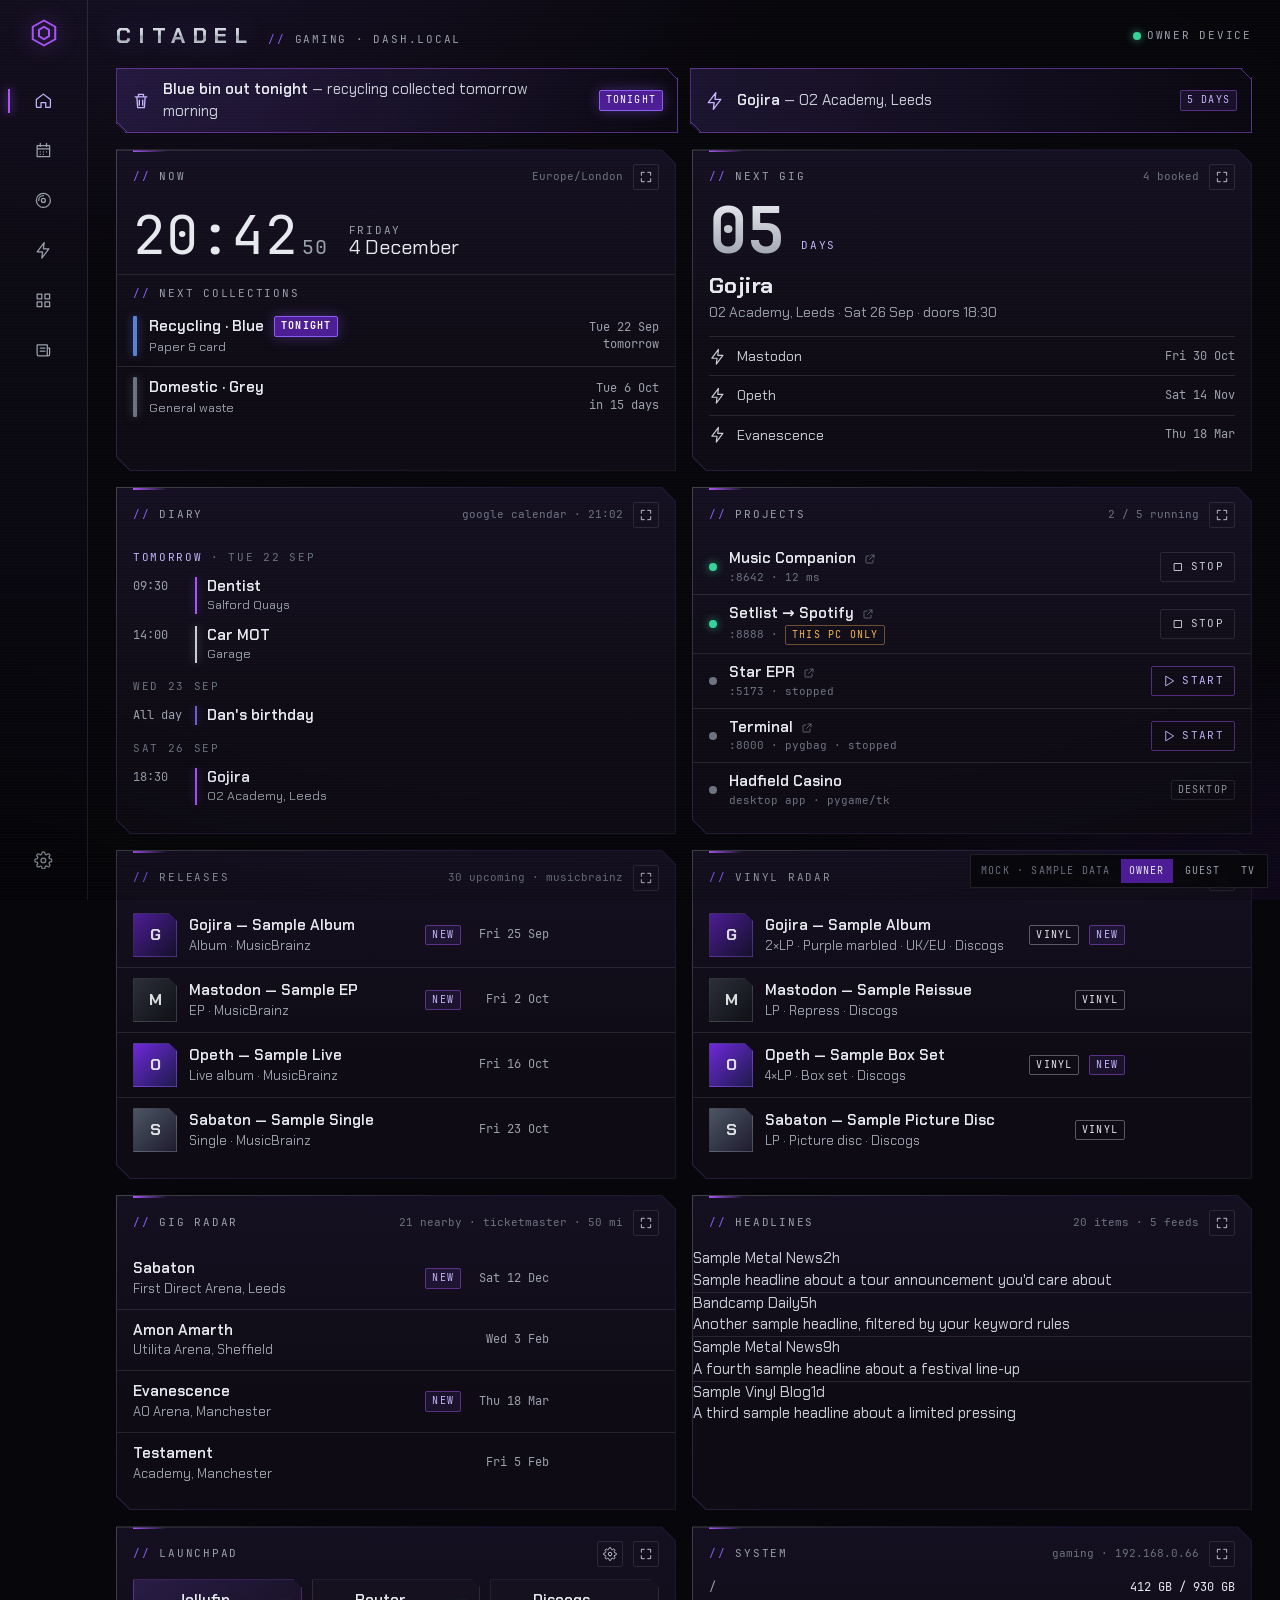
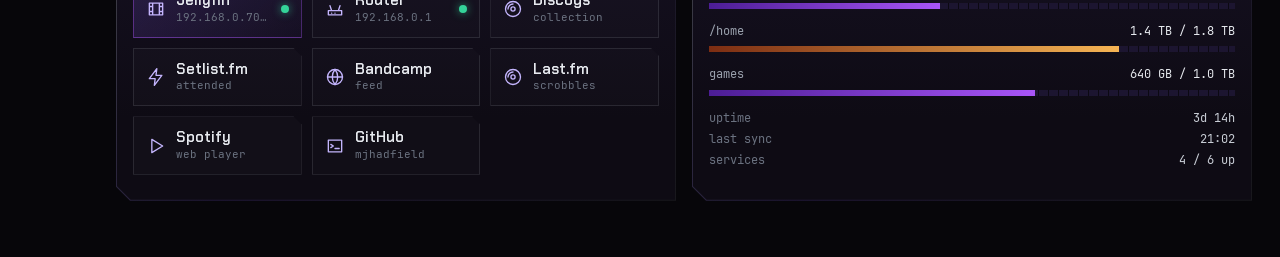
<file: web/mock/index.html>
<!doctype html>
<html lang="en-GB">
<head>
<meta charset="utf-8">
<meta name="viewport" content="width=device-width, initial-scale=1, viewport-fit=cover">
<meta name="theme-color" content="#07060a">
<title>Citadel</title>
<link rel="stylesheet" href="../css/tokens.css">
<link rel="stylesheet" href="../css/components.css">
<link rel="stylesheet" href="../css/dashboard.css">
</head>
<body>
<div class="sweep"></div>

<div class="shell">
  <nav class="rail" aria-label="Primary">
    <span class="rail__logo"><svg class="i "><use href="#i-logo"/></svg></span>
    <a href="#top" aria-current="page" title="Home"><svg class="i "><use href="#i-home"/></svg></a>
    <a href="#diary" title="Diary"><svg class="i "><use href="#i-cal"/></svg></a>
    <a href="#releases" title="Music"><svg class="i "><use href="#i-disc"/></svg></a>
    <a href="#gigs" title="Gigs"><svg class="i "><use href="#i-bolt"/></svg></a>
    <a href="#projects" title="Projects"><svg class="i "><use href="#i-grid"/></svg></a>
    <a href="#news" title="News"><svg class="i "><use href="#i-news"/></svg></a>
    <span class="spacer"></span>
    <a href="#" title="Settings"><svg class="i "><use href="#i-gear"/></svg></a>
  </nav>

  <main class="main" id="top">
    <header class="top">
      <div class="top__brand"><span class="wordmark">Citadel</span><span class="hud">gaming · dash.local</span></div>
      <div class="top__right"><span class="hud hud--plain badge-role"><span class="dot dot--ok"></span>Owner device</span></div>
    </header>

    <section class="alerts" aria-label="Alerts">
      <div class="alert cut"><svg class="i "><use href="#i-bin"/></svg><span><b>Blue bin out tonight</b> — recycling collected tomorrow morning</span><span class="chip chip--today alert__when">Tonight</span></div>
      <div class="alert cut"><svg class="i "><use href="#i-bolt"/></svg><span><b>Gojira</b> — O2 Academy, Leeds</span><span class="chip chip--new alert__when">5 days</span></div>
    </section>

    <div class="grid">
      <section class="card a-now now" id="now"><div class="card__in">
        <div class="card__head"><span class="hud">Now</span><span class="card__tools"><span class="meta">Europe/London</span><button class="btn btn--icon" data-max aria-label="Expand" aria-expanded="false"><svg class="i "><use href="#i-expand"/></svg></button></span></div>
        
        <div class="card__body card__body--flush">
          <div class="now__clock"><div class="clock__time" data-clock>21:04<small>00</small></div><div class="clock__date"><span data-dow>Monday</span><span data-dmy>21 September</span></div></div>
          <div class="calm more" hidden><div class="cal"><div class="cal__h">September 2026</div><div class="cal__g"><span class="cal__dow">M</span><span class="cal__dow">T</span><span class="cal__dow">W</span><span class="cal__dow">T</span><span class="cal__dow">F</span><span class="cal__dow">S</span><span class="cal__dow">S</span><span class="cd cd--out"></span><span class="cd cd--past"><b>1</b></span><span class="cd cd--past"><b>2</b></span><span class="cd cd--past"><b>3</b></span><span class="cd cd--past"><b>4</b></span><span class="cd cd--past"><b>5</b></span><span class="cd cd--past"><b>6</b></span><span class="cd cd--past"><b>7</b></span><span class="cd cd--past"><b>8</b></span><span class="cd cd--past"><b>9</b></span><span class="cd cd--past"><b>10</b></span><span class="cd cd--past"><b>11</b></span><span class="cd cd--past"><b>12</b></span><span class="cd cd--past"><b>13</b></span><span class="cd cd--past"><b>14</b></span><span class="cd cd--past"><b>15</b></span><span class="cd cd--past"><b>16</b></span><span class="cd cd--past"><b>17</b></span><span class="cd cd--past"><b>18</b></span><span class="cd cd--past"><b>19</b></span><span class="cd cd--past"><b>20</b></span><span class="cd cd--today"><b>21</b></span><span class="cd"><b>22</b><i style="--sw:#5b7fd6"></i></span><span class="cd"><b>23</b></span><span class="cd"><b>24</b></span><span class="cd"><b>25</b></span><span class="cd"><b>26</b></span><span class="cd"><b>27</b></span><span class="cd"><b>28</b></span><span class="cd"><b>29</b><i style="--sw:#8a6a3f"></i></span><span class="cd"><b>30</b></span><span class="cd cd--out"></span><span class="cd cd--out"></span><span class="cd cd--out"></span><span class="cd cd--out"></span></div></div><div class="cal"><div class="cal__h">October 2026</div><div class="cal__g"><span class="cal__dow">M</span><span class="cal__dow">T</span><span class="cal__dow">W</span><span class="cal__dow">T</span><span class="cal__dow">F</span><span class="cal__dow">S</span><span class="cal__dow">S</span><span class="cd cd--out"></span><span class="cd cd--out"></span><span class="cd cd--out"></span><span class="cd"><b>1</b></span><span class="cd"><b>2</b></span><span class="cd"><b>3</b></span><span class="cd"><b>4</b></span><span class="cd"><b>5</b></span><span class="cd"><b>6</b><i style="--sw:#5b7fd6"></i><i style="--sw:#6b7280"></i></span><span class="cd"><b>7</b></span><span class="cd"><b>8</b></span><span class="cd"><b>9</b></span><span class="cd"><b>10</b></span><span class="cd"><b>11</b></span><span class="cd"><b>12</b></span><span class="cd"><b>13</b><i style="--sw:#8a6a3f"></i></span><span class="cd"><b>14</b></span><span class="cd"><b>15</b></span><span class="cd"><b>16</b></span><span class="cd"><b>17</b></span><span class="cd"><b>18</b></span><span class="cd"><b>19</b></span><span class="cd"><b>20</b><i style="--sw:#5b7fd6"></i></span><span class="cd"><b>21</b></span><span class="cd"><b>22</b></span><span class="cd"><b>23</b></span><span class="cd"><b>24</b></span><span class="cd"><b>25</b></span><span class="cd"><b>26</b></span><span class="cd"><b>27</b><i style="--sw:#8a6a3f"></i><i style="--sw:#6b7280"></i></span><span class="cd"><b>28</b></span><span class="cd"><b>29</b></span><span class="cd"><b>30</b></span><span class="cd"><b>31</b></span><span class="cd cd--out"></span></div></div><div class="cal"><div class="cal__h">November 2026</div><div class="cal__g"><span class="cal__dow">M</span><span class="cal__dow">T</span><span class="cal__dow">W</span><span class="cal__dow">T</span><span class="cal__dow">F</span><span class="cal__dow">S</span><span class="cal__dow">S</span><span class="cd cd--out"></span><span class="cd cd--out"></span><span class="cd cd--out"></span><span class="cd cd--out"></span><span class="cd cd--out"></span><span class="cd cd--out"></span><span class="cd"><b>1</b></span><span class="cd"><b>2</b></span><span class="cd"><b>3</b><i style="--sw:#5b7fd6"></i></span><span class="cd"><b>4</b></span><span class="cd"><b>5</b></span><span class="cd"><b>6</b></span><span class="cd"><b>7</b></span><span class="cd"><b>8</b></span><span class="cd"><b>9</b></span><span class="cd"><b>10</b><i style="--sw:#8a6a3f"></i></span><span class="cd"><b>11</b></span><span class="cd"><b>12</b></span><span class="cd"><b>13</b></span><span class="cd"><b>14</b></span><span class="cd"><b>15</b></span><span class="cd"><b>16</b></span><span class="cd"><b>17</b><i style="--sw:#5b7fd6"></i><i style="--sw:#6b7280"></i></span><span class="cd"><b>18</b></span><span class="cd"><b>19</b></span><span class="cd"><b>20</b></span><span class="cd"><b>21</b></span><span class="cd"><b>22</b></span><span class="cd"><b>23</b></span><span class="cd"><b>24</b><i style="--sw:#8a6a3f"></i></span><span class="cd"><b>25</b></span><span class="cd"><b>26</b></span><span class="cd"><b>27</b></span><span class="cd"><b>28</b></span><span class="cd"><b>29</b></span><span class="cd"><b>30</b></span><span class="cd cd--out"></span><span class="cd cd--out"></span><span class="cd cd--out"></span><span class="cd cd--out"></span><span class="cd cd--out"></span><span class="cd cd--out"></span></div></div></div>
          <div class="now__label hud">Next collections</div>
          <ul class="rows">
            <li class="bin" style="--sw:#5b7fd6"><span class="bin__swatch"></span><div><div class="bin__name">Recycling · Blue<span class="chip chip--today">Tonight</span></div><div class="bin__sub">Paper &amp; card</div></div><div class="bin__when">Tue 22 Sep<br>tomorrow</div></li>
            <li class="bin" style="--sw:#6b7280"><span class="bin__swatch"></span><div><div class="bin__name">Domestic · Grey</div><div class="bin__sub">General waste</div></div><div class="bin__when">Tue 6 Oct<br>in 15 days</div></li>
            <li class="note more" hidden>Recycling weekly, alternating blue and brown · domestic every three weeks · synced 06:02 from Salford City Council</li>
            <li class="sched more" hidden><span class="sched__d">Tue 29 Sep</span><span class="sched__b"><span style="--sw:#8a6a3f"><i></i>Recycling · Brown — glass &amp; plastic</span></span></li>
            <li class="sched more" hidden><span class="sched__d">Tue 6 Oct</span><span class="sched__b"><span style="--sw:#5b7fd6"><i></i>Recycling · Blue — paper &amp; card</span><span style="--sw:#6b7280"><i></i>Domestic · Grey</span></span></li>
            <li class="sched more" hidden><span class="sched__d">Tue 13 Oct</span><span class="sched__b"><span style="--sw:#8a6a3f"><i></i>Recycling · Brown — glass &amp; plastic</span></span></li>
            <li class="sched more" hidden><span class="sched__d">Tue 20 Oct</span><span class="sched__b"><span style="--sw:#5b7fd6"><i></i>Recycling · Blue — paper &amp; card</span></span></li>
            <li class="sched more" hidden><span class="sched__d">Tue 27 Oct</span><span class="sched__b"><span style="--sw:#8a6a3f"><i></i>Recycling · Brown — glass &amp; plastic</span><span style="--sw:#6b7280"><i></i>Domestic · Grey</span></span></li>
            <li class="sched more" hidden><span class="sched__d">Tue 3 Nov</span><span class="sched__b"><span style="--sw:#5b7fd6"><i></i>Recycling · Blue — paper &amp; card</span></span></li>
            <li class="sched more" hidden><span class="sched__d">Tue 10 Nov</span><span class="sched__b"><span style="--sw:#8a6a3f"><i></i>Recycling · Brown — glass &amp; plastic</span></span></li>
            <li class="sched more" hidden><span class="sched__d">Tue 17 Nov</span><span class="sched__b"><span style="--sw:#5b7fd6"><i></i>Recycling · Blue — paper &amp; card</span><span style="--sw:#6b7280"><i></i>Domestic · Grey</span></span></li>
          </ul></div>
      </div></section>
      <section class="card a-gig " id="gigs"><div class="card__in">
        <div class="card__head"><span class="hud">Next gig</span><span class="card__tools"><span class="meta">4 booked</span><button class="btn btn--icon" data-max aria-label="Expand" aria-expanded="false"><svg class="i "><use href="#i-expand"/></svg></button></span></div>
        <div class="maxbar" hidden><button class="fchip" aria-pressed="true">Upcoming</button><button class="fchip" aria-pressed="false">Past</button><button class="fchip" aria-pressed="false">All</button></div>
        <div class="card__body">
          <div class="hero"><span class="hero__count">05</span><span class="hero__unit">days</span></div>
          <div class="hero__name">Gojira</div>
          <div class="hero__sub">O2 Academy, Leeds · Sat 26 Sep · doors 18:30</div>
          <dl class="kv more" hidden><dt>tickets</dt><dd>2 × standing</dd><dt>booking ref</dt><dd>GJ-482913</dd><dt>support</dt><dd>Sample Support Act</dd><dt>travel</dt><dd>Train 16:12 Salford Central</dd></dl>
          <div class="subrow"><svg class="i "><use href="#i-bolt"/></svg>Mastodon<span class="mono">Fri 30 Oct</span></div><div class="subrow"><svg class="i "><use href="#i-bolt"/></svg>Opeth<span class="mono">Sat 14 Nov</span></div><div class="subrow"><svg class="i "><use href="#i-bolt"/></svg>Evanescence<span class="mono">Thu 18 Mar</span></div>
          <div class="subrow more" hidden><svg class="i "><use href="#i-bolt"/></svg>Sabaton<span class="mono">Sat 12 Dec</span></div><div class="subrow more" hidden><svg class="i "><use href="#i-bolt"/></svg>Amon Amarth<span class="mono">Wed 3 Feb</span></div><div class="subrow more" hidden><svg class="i "><use href="#i-bolt"/></svg>Lamb of God<span class="mono">Tue 9 Mar</span></div><div class="subrow more" hidden><svg class="i "><use href="#i-bolt"/></svg>Architects<span class="mono">Sat 20 Mar</span></div></div>
      </div></section>
      <section class="card a-diary diary" id="diary"><div class="card__in">
        <div class="card__head"><span class="hud">Diary</span><span class="card__tools"><span class="meta">google calendar · 21:02</span><button class="btn btn--icon" data-max aria-label="Expand" aria-expanded="false"><svg class="i "><use href="#i-expand"/></svg></button></span></div>
        <div class="maxbar" hidden><button class="fchip" aria-pressed="true">Next 7 days</button><button class="fchip" aria-pressed="false">Next 14 days</button><button class="fchip" aria-pressed="false">Month</button></div>
        <div class="card__body card__body--flush"><div class="cols"><div class="dg"><div class="day day--next">Tomorrow<span> · Tue 22 Sep</span></div><ul class="rows"><li class="ev" style="--cal:var(--accent-hi)"><span class="ev__t">09:30</span><span class="ev__bar"></span><div class="ev__main"><div class="ev__title">Dentist</div><div class="ev__sub">Salford Quays</div></div></li><li class="ev" style="--cal:var(--silver)"><span class="ev__t">14:00</span><span class="ev__bar"></span><div class="ev__main"><div class="ev__title">Car MOT</div><div class="ev__sub">Garage</div></div></li></ul></div><div class="dg"><div class="day">Wed 23 Sep</div><ul class="rows"><li class="ev" style="--cal:#6d5bd0"><span class="ev__t">All day</span><span class="ev__bar"></span><div class="ev__main"><div class="ev__title">Dan's birthday</div></div></li></ul></div><div class="dg"><div class="day">Sat 26 Sep</div><ul class="rows"><li class="ev" style="--cal:var(--accent-hi)"><span class="ev__t">18:30</span><span class="ev__bar"></span><div class="ev__main"><div class="ev__title">Gojira</div><div class="ev__sub">O2 Academy, Leeds</div></div></li></ul></div><div class="dg more" hidden><div class="day">Sun 27 Sep</div><ul class="rows"><li class="ev" style="--cal:#6d5bd0"><span class="ev__t">11:00</span><span class="ev__bar"></span><div class="ev__main"><div class="ev__title">Sunday roast</div><div class="ev__sub">Mum's</div></div></li></ul></div><div class="dg more" hidden><div class="day">Mon 28 Sep</div><ul class="rows"><li class="ev" style="--cal:var(--silver)"><span class="ev__t">19:00</span><span class="ev__bar"></span><div class="ev__main"><div class="ev__title">Five-a-side</div><div class="ev__sub">Sports centre</div></div></li></ul></div><div class="dg more" hidden><div class="day">Tue 29 Sep</div><ul class="rows"><li class="ev" style="--cal:var(--silver)"><span class="ev__t">10:00</span><span class="ev__bar"></span><div class="ev__main"><div class="ev__title">Boiler service</div><div class="ev__sub">Home</div></div></li></ul></div><div class="dg more" hidden><div class="day">Thu 1 Oct</div><ul class="rows"><li class="ev" style="--cal:#6d5bd0"><span class="ev__t">13:00</span><span class="ev__bar"></span><div class="ev__main"><div class="ev__title">Lunch with Sam</div><div class="ev__sub">Ancoats</div></div></li></ul></div><div class="dg more" hidden><div class="day">Fri 2 Oct</div><ul class="rows"><li class="ev" style="--cal:#6d5bd0"><span class="ev__t">All day</span><span class="ev__bar"></span><div class="ev__main"><div class="ev__title">Annual leave</div></div></li></ul></div><div class="dg more" hidden><div class="day">Sat 3 Oct</div><ul class="rows"><li class="ev" style="--cal:var(--accent-hi)"><span class="ev__t">15:00</span><span class="ev__bar"></span><div class="ev__main"><div class="ev__title">Vinyl fair</div><div class="ev__sub">Manchester</div></div></li></ul></div><div class="dg more" hidden><div class="day">Mon 5 Oct</div><ul class="rows"><li class="ev" style="--cal:var(--silver)"><span class="ev__t">19:30</span><span class="ev__bar"></span><div class="ev__main"><div class="ev__title">Pub quiz</div></div></li></ul></div><div class="dg more" hidden><div class="day">Wed 7 Oct</div><ul class="rows"><li class="ev" style="--cal:var(--silver)"><span class="ev__t">08:45</span><span class="ev__bar"></span><div class="ev__main"><div class="ev__title">Physio</div></div></li></ul></div><div class="dg more" hidden><div class="day">Thu 8 Oct</div><ul class="rows"><li class="ev" style="--cal:#6d5bd0"><span class="ev__t">19:00</span><span class="ev__bar"></span><div class="ev__main"><div class="ev__title">Book club</div></div></li></ul></div><div class="dg more" hidden><div class="day">Sat 10 Oct</div><ul class="rows"><li class="ev" style="--cal:var(--accent-hi)"><span class="ev__t">12:00</span><span class="ev__bar"></span><div class="ev__main"><div class="ev__title">Record Store Day pickup</div><div class="ev__sub">Piccadilly</div></div></li></ul></div><div class="dg more" hidden><div class="day">Mon 12 Oct</div><ul class="rows"><li class="ev" style="--cal:var(--silver)"><span class="ev__t">10:30</span><span class="ev__bar"></span><div class="ev__main"><div class="ev__title">Team offsite</div><div class="ev__sub">Manchester</div></div></li><li class="ev" style="--cal:var(--silver)"><span class="ev__t">18:00</span><span class="ev__bar"></span><div class="ev__main"><div class="ev__title">Gym</div></div></li></ul></div><div class="dg more" hidden><div class="day">Fri 16 Oct</div><ul class="rows"><li class="ev" style="--cal:var(--accent-hi)"><span class="ev__t">All day</span><span class="ev__bar"></span><div class="ev__main"><div class="ev__title">Opeth album release</div></div></li></ul></div><div class="dg more" hidden><div class="day">Sat 17 Oct</div><ul class="rows"><li class="ev" style="--cal:#6d5bd0"><span class="ev__t">20:00</span><span class="ev__bar"></span><div class="ev__main"><div class="ev__title">Birthday drinks</div><div class="ev__sub">Northern Quarter</div></div></li></ul></div></div></div>
      </div></section>
      <section class="card a-proj " id="projects"><div class="card__in">
        <div class="card__head"><span class="hud">Projects</span><span class="card__tools"><span class="meta">2 / 5 running</span><button class="btn btn--icon" data-max aria-label="Expand" aria-expanded="false"><svg class="i "><use href="#i-expand"/></svg></button></span></div>
        <div class="maxbar" hidden><button class="fchip" aria-pressed="true">All</button><button class="fchip" aria-pressed="false">Running</button><button class="fchip" aria-pressed="false">Stopped</button></div>
        <div class="card__body card__body--flush"><ul class="rows"><li class="proj" data-proj><span class="dot dot--ok"></span><div><a class="proj__name" href="#">Music Companion <svg class="i xi"><use href="#i-ext"/></svg></a><div class="proj__desc">:8642 · 12 ms</div></div><div class="proj__act"><button class="btn btn--stop" data-toggle><svg class="i "><use href="#i-stop"/></svg>Stop</button></div></li><li class="proj" data-proj><span class="dot dot--ok"></span><div><a class="proj__name" href="#">Setlist → Spotify <svg class="i xi"><use href="#i-ext"/></svg></a><div class="proj__desc">:8888 · <span class="chip chip--warn">this pc only</span></div></div><div class="proj__act"><button class="btn btn--stop" data-toggle><svg class="i "><use href="#i-stop"/></svg>Stop</button></div></li><li class="proj" data-proj><span class="dot "></span><div><a class="proj__name" href="#">Star EPR <svg class="i xi"><use href="#i-ext"/></svg></a><div class="proj__desc">:5173 · stopped</div></div><div class="proj__act"><button class="btn btn--go" data-toggle><svg class="i "><use href="#i-play"/></svg>Start</button></div></li><li class="proj" data-proj><span class="dot "></span><div><a class="proj__name" href="#">Terminal <svg class="i xi"><use href="#i-ext"/></svg></a><div class="proj__desc">:8000 · pygbag · stopped</div></div><div class="proj__act"><button class="btn btn--go" data-toggle><svg class="i "><use href="#i-play"/></svg>Start</button></div></li><li class="proj"><span class="dot "></span><div><span class="proj__name">Hadfield Casino</span><div class="proj__desc">desktop app · pygame/tk</div></div><div class="proj__act"><span class="chip">Desktop</span></div></li></ul>
          <div class="logwrap more" hidden><div class="hud">Log · Music Companion · live</div><pre class="log">21:31:00 GET /index.html 200
21:31:07 GET /css/style.css 200
21:31:14 GET /js/app.js 200
21:31:21 GET /public/music.sqlite 200 (14.2 MB)
21:31:28 GET /index.html 304
21:31:35 GET /js/app.js 304
21:32:42 GET /public/music.sqlite 304
21:32:49 GET /favicon.ico 404
21:32:56 GET /index.html 200
21:32:03 GET /css/style.css 200
21:32:10 GET /js/app.js 200
21:32:17 GET /public/music.sqlite 200 (14.2 MB)
21:33:24 GET /index.html 304
21:33:31 GET /js/app.js 304
21:33:38 GET /public/music.sqlite 304
21:33:45 GET /favicon.ico 404
21:33:52 GET /index.html 200
21:33:59 GET /css/style.css 200
21:34:06 GET /js/app.js 200
21:34:13 GET /public/music.sqlite 200 (14.2 MB)
21:34:20 GET /index.html 304
21:34:27 GET /js/app.js 304
21:34:34 GET /public/music.sqlite 304
21:34:41 GET /favicon.ico 404
21:35:48 GET /index.html 200
21:35:55 GET /css/style.css 200</pre></div></div>
      </div></section>
      <section class="card a-rel " id="releases"><div class="card__in">
        <div class="card__head"><span class="hud">Releases</span><span class="card__tools"><span class="meta">30 upcoming · musicbrainz</span><button class="btn btn--icon" data-max aria-label="Expand" aria-expanded="false"><svg class="i "><use href="#i-expand"/></svg></button></span></div>
        <div class="maxbar" hidden><button class="fchip" aria-pressed="true">All</button><button class="fchip" aria-pressed="false">New</button><button class="fchip" aria-pressed="false">Pinned</button><button class="fchip" aria-pressed="false">This month</button><button class="fchip" aria-pressed="false">Dismissed</button><input class="search" type="search" placeholder="Filter…" aria-label="Filter"></div>
        <div class="card__body card__body--flush"><ul class="rows rows--cols"><li class="feed"><span class="cover ">G</span><div class="feed__main"><div class="feed__title">Gojira — Sample Album</div><div class="feed__sub">Album · MusicBrainz</div></div><div class="feed__meta"><span class="chip chip--new">New</span><div class="feed__date">Fri 25 Sep</div><div class="feed__acts"><button class="btn btn--icon" data-act="pin" aria-label="Pin"><svg class="i "><use href="#i-pin"/></svg></button><button class="btn btn--icon" data-act="dismiss" aria-label="Dismiss"><svg class="i "><use href="#i-x"/></svg></button></div></div></li><li class="feed"><span class="cover cover--b">M</span><div class="feed__main"><div class="feed__title">Mastodon — Sample EP</div><div class="feed__sub">EP · MusicBrainz</div></div><div class="feed__meta"><span class="chip chip--new">New</span><div class="feed__date">Fri 2 Oct</div><div class="feed__acts"><button class="btn btn--icon" data-act="pin" aria-label="Pin"><svg class="i "><use href="#i-pin"/></svg></button><button class="btn btn--icon" data-act="dismiss" aria-label="Dismiss"><svg class="i "><use href="#i-x"/></svg></button></div></div></li><li class="feed"><span class="cover cover--c">O</span><div class="feed__main"><div class="feed__title">Opeth — Sample Live</div><div class="feed__sub">Live album · MusicBrainz</div></div><div class="feed__meta"><div class="feed__date">Fri 16 Oct</div><div class="feed__acts"><button class="btn btn--icon" data-act="pin" aria-label="Pin"><svg class="i "><use href="#i-pin"/></svg></button><button class="btn btn--icon" data-act="dismiss" aria-label="Dismiss"><svg class="i "><use href="#i-x"/></svg></button></div></div></li><li class="feed"><span class="cover cover--d">S</span><div class="feed__main"><div class="feed__title">Sabaton — Sample Single</div><div class="feed__sub">Single · MusicBrainz</div></div><div class="feed__meta"><div class="feed__date">Fri 23 Oct</div><div class="feed__acts"><button class="btn btn--icon" data-act="pin" aria-label="Pin"><svg class="i "><use href="#i-pin"/></svg></button><button class="btn btn--icon" data-act="dismiss" aria-label="Dismiss"><svg class="i "><use href="#i-x"/></svg></button></div></div></li><li class="feed more" hidden><span class="cover ">A</span><div class="feed__main"><div class="feed__title">Amon Amarth — Sample Album</div><div class="feed__sub">Album · MusicBrainz</div></div><div class="feed__meta"><div class="feed__date">Fri 6 Nov</div><div class="feed__acts"><button class="btn btn--icon" data-act="pin" aria-label="Pin"><svg class="i "><use href="#i-pin"/></svg></button><button class="btn btn--icon" data-act="dismiss" aria-label="Dismiss"><svg class="i "><use href="#i-x"/></svg></button></div></div></li><li class="feed more" hidden><span class="cover cover--b">E</span><div class="feed__main"><div class="feed__title">Evanescence — Sample Deluxe</div><div class="feed__sub">Deluxe edition · MusicBrainz</div></div><div class="feed__meta"><div class="feed__date">Fri 20 Nov</div><div class="feed__acts"><button class="btn btn--icon" data-act="pin" aria-label="Pin"><svg class="i "><use href="#i-pin"/></svg></button><button class="btn btn--icon" data-act="dismiss" aria-label="Dismiss"><svg class="i "><use href="#i-x"/></svg></button></div></div></li><li class="feed more" hidden><span class="cover cover--c">L</span><div class="feed__main"><div class="feed__title">Lamb of God — Sample Album</div><div class="feed__sub">Album · MusicBrainz</div></div><div class="feed__meta"><div class="feed__date">Fri 27 Nov</div><div class="feed__acts"><button class="btn btn--icon" data-act="pin" aria-label="Pin"><svg class="i "><use href="#i-pin"/></svg></button><button class="btn btn--icon" data-act="dismiss" aria-label="Dismiss"><svg class="i "><use href="#i-x"/></svg></button></div></div></li><li class="feed more" hidden><span class="cover cover--d">G</span><div class="feed__main"><div class="feed__title">Ghost — Sample EP</div><div class="feed__sub">EP · MusicBrainz</div></div><div class="feed__meta"><div class="feed__date">Fri 4 Dec</div><div class="feed__acts"><button class="btn btn--icon" data-act="pin" aria-label="Pin"><svg class="i "><use href="#i-pin"/></svg></button><button class="btn btn--icon" data-act="dismiss" aria-label="Dismiss"><svg class="i "><use href="#i-x"/></svg></button></div></div></li><li class="feed more" hidden><span class="cover ">M</span><div class="feed__main"><div class="feed__title">Meshuggah — Sample Album</div><div class="feed__sub">Album · MusicBrainz</div></div><div class="feed__meta"><div class="feed__date">Fri 11 Dec</div><div class="feed__acts"><button class="btn btn--icon" data-act="pin" aria-label="Pin"><svg class="i "><use href="#i-pin"/></svg></button><button class="btn btn--icon" data-act="dismiss" aria-label="Dismiss"><svg class="i "><use href="#i-x"/></svg></button></div></div></li><li class="feed more" hidden><span class="cover cover--b">B</span><div class="feed__main"><div class="feed__title">Behemoth — Sample Album</div><div class="feed__sub">Album · MusicBrainz</div></div><div class="feed__meta"><div class="feed__date">Fri 8 Jan</div><div class="feed__acts"><button class="btn btn--icon" data-act="pin" aria-label="Pin"><svg class="i "><use href="#i-pin"/></svg></button><button class="btn btn--icon" data-act="dismiss" aria-label="Dismiss"><svg class="i "><use href="#i-x"/></svg></button></div></div></li><li class="feed more" hidden><span class="cover cover--c">A</span><div class="feed__main"><div class="feed__title">Architects — Sample Album</div><div class="feed__sub">Album · MusicBrainz</div></div><div class="feed__meta"><div class="feed__date">Fri 15 Jan</div><div class="feed__acts"><button class="btn btn--icon" data-act="pin" aria-label="Pin"><svg class="i "><use href="#i-pin"/></svg></button><button class="btn btn--icon" data-act="dismiss" aria-label="Dismiss"><svg class="i "><use href="#i-x"/></svg></button></div></div></li><li class="feed more" hidden><span class="cover cover--d">P</span><div class="feed__main"><div class="feed__title">Powerwolf — Sample Single</div><div class="feed__sub">Single · MusicBrainz</div></div><div class="feed__meta"><div class="feed__date">Fri 22 Jan</div><div class="feed__acts"><button class="btn btn--icon" data-act="pin" aria-label="Pin"><svg class="i "><use href="#i-pin"/></svg></button><button class="btn btn--icon" data-act="dismiss" aria-label="Dismiss"><svg class="i "><use href="#i-x"/></svg></button></div></div></li><li class="feed more" hidden><span class="cover ">A</span><div class="feed__main"><div class="feed__title">Alcest — Sample Album</div><div class="feed__sub">Album · MusicBrainz</div></div><div class="feed__meta"><div class="feed__date">Fri 5 Feb</div><div class="feed__acts"><button class="btn btn--icon" data-act="pin" aria-label="Pin"><svg class="i "><use href="#i-pin"/></svg></button><button class="btn btn--icon" data-act="dismiss" aria-label="Dismiss"><svg class="i "><use href="#i-x"/></svg></button></div></div></li><li class="feed more" hidden><span class="cover cover--b">D</span><div class="feed__main"><div class="feed__title">Devin Townsend — Sample Album</div><div class="feed__sub">Album · MusicBrainz</div></div><div class="feed__meta"><div class="feed__date">Fri 19 Feb</div><div class="feed__acts"><button class="btn btn--icon" data-act="pin" aria-label="Pin"><svg class="i "><use href="#i-pin"/></svg></button><button class="btn btn--icon" data-act="dismiss" aria-label="Dismiss"><svg class="i "><use href="#i-x"/></svg></button></div></div></li><li class="feed more" hidden><span class="cover cover--c">S</span><div class="feed__main"><div class="feed__title">Slipknot — Sample Album</div><div class="feed__sub">Album · MusicBrainz</div></div><div class="feed__meta"><div class="feed__date">Fri 26 Feb</div><div class="feed__acts"><button class="btn btn--icon" data-act="pin" aria-label="Pin"><svg class="i "><use href="#i-pin"/></svg></button><button class="btn btn--icon" data-act="dismiss" aria-label="Dismiss"><svg class="i "><use href="#i-x"/></svg></button></div></div></li><li class="feed more" hidden><span class="cover cover--d">K</span><div class="feed__main"><div class="feed__title">Katatonia — Sample EP</div><div class="feed__sub">EP · MusicBrainz</div></div><div class="feed__meta"><div class="feed__date">Fri 5 Mar</div><div class="feed__acts"><button class="btn btn--icon" data-act="pin" aria-label="Pin"><svg class="i "><use href="#i-pin"/></svg></button><button class="btn btn--icon" data-act="dismiss" aria-label="Dismiss"><svg class="i "><use href="#i-x"/></svg></button></div></div></li><li class="feed more" hidden><span class="cover ">P</span><div class="feed__main"><div class="feed__title">Paradise Lost — Sample Single</div><div class="feed__sub">Single · MusicBrainz</div></div><div class="feed__meta"><div class="feed__date">Fri 12 Mar</div><div class="feed__acts"><button class="btn btn--icon" data-act="pin" aria-label="Pin"><svg class="i "><use href="#i-pin"/></svg></button><button class="btn btn--icon" data-act="dismiss" aria-label="Dismiss"><svg class="i "><use href="#i-x"/></svg></button></div></div></li><li class="feed more" hidden><span class="cover cover--b">E</span><div class="feed__main"><div class="feed__title">Enslaved — Sample Live</div><div class="feed__sub">Live album · MusicBrainz</div></div><div class="feed__meta"><div class="feed__date">Fri 19 Mar</div><div class="feed__acts"><button class="btn btn--icon" data-act="pin" aria-label="Pin"><svg class="i "><use href="#i-pin"/></svg></button><button class="btn btn--icon" data-act="dismiss" aria-label="Dismiss"><svg class="i "><use href="#i-x"/></svg></button></div></div></li><li class="feed more" hidden><span class="cover cover--c">I</span><div class="feed__main"><div class="feed__title">Insomnium — Sample Album</div><div class="feed__sub">Album · MusicBrainz</div></div><div class="feed__meta"><div class="feed__date">Fri 26 Mar</div><div class="feed__acts"><button class="btn btn--icon" data-act="pin" aria-label="Pin"><svg class="i "><use href="#i-pin"/></svg></button><button class="btn btn--icon" data-act="dismiss" aria-label="Dismiss"><svg class="i "><use href="#i-x"/></svg></button></div></div></li><li class="feed more" hidden><span class="cover cover--d">A</span><div class="feed__main"><div class="feed__title">Amorphis — Sample EP</div><div class="feed__sub">EP · MusicBrainz</div></div><div class="feed__meta"><div class="feed__date">Fri 2 Apr</div><div class="feed__acts"><button class="btn btn--icon" data-act="pin" aria-label="Pin"><svg class="i "><use href="#i-pin"/></svg></button><button class="btn btn--icon" data-act="dismiss" aria-label="Dismiss"><svg class="i "><use href="#i-x"/></svg></button></div></div></li><li class="feed more" hidden><span class="cover ">L</span><div class="feed__main"><div class="feed__title">Lacuna Coil — Sample Single</div><div class="feed__sub">Single · MusicBrainz</div></div><div class="feed__meta"><div class="feed__date">Fri 9 Apr</div><div class="feed__acts"><button class="btn btn--icon" data-act="pin" aria-label="Pin"><svg class="i "><use href="#i-pin"/></svg></button><button class="btn btn--icon" data-act="dismiss" aria-label="Dismiss"><svg class="i "><use href="#i-x"/></svg></button></div></div></li><li class="feed more" hidden><span class="cover cover--b">W</span><div class="feed__main"><div class="feed__title">Within Temptation — Sample Live</div><div class="feed__sub">Live album · MusicBrainz</div></div><div class="feed__meta"><div class="feed__date">Fri 16 Apr</div><div class="feed__acts"><button class="btn btn--icon" data-act="pin" aria-label="Pin"><svg class="i "><use href="#i-pin"/></svg></button><button class="btn btn--icon" data-act="dismiss" aria-label="Dismiss"><svg class="i "><use href="#i-x"/></svg></button></div></div></li><li class="feed more" hidden><span class="cover cover--c">N</span><div class="feed__main"><div class="feed__title">Nightwish — Sample Album</div><div class="feed__sub">Album · MusicBrainz</div></div><div class="feed__meta"><div class="feed__date">Fri 23 Apr</div><div class="feed__acts"><button class="btn btn--icon" data-act="pin" aria-label="Pin"><svg class="i "><use href="#i-pin"/></svg></button><button class="btn btn--icon" data-act="dismiss" aria-label="Dismiss"><svg class="i "><use href="#i-x"/></svg></button></div></div></li><li class="feed more" hidden><span class="cover cover--d">E</span><div class="feed__main"><div class="feed__title">Epica — Sample EP</div><div class="feed__sub">EP · MusicBrainz</div></div><div class="feed__meta"><div class="feed__date">Fri 30 Apr</div><div class="feed__acts"><button class="btn btn--icon" data-act="pin" aria-label="Pin"><svg class="i "><use href="#i-pin"/></svg></button><button class="btn btn--icon" data-act="dismiss" aria-label="Dismiss"><svg class="i "><use href="#i-x"/></svg></button></div></div></li><li class="feed more" hidden><span class="cover ">C</span><div class="feed__main"><div class="feed__title">Carcass — Sample Single</div><div class="feed__sub">Single · MusicBrainz</div></div><div class="feed__meta"><div class="feed__date">Fri 7 May</div><div class="feed__acts"><button class="btn btn--icon" data-act="pin" aria-label="Pin"><svg class="i "><use href="#i-pin"/></svg></button><button class="btn btn--icon" data-act="dismiss" aria-label="Dismiss"><svg class="i "><use href="#i-x"/></svg></button></div></div></li><li class="feed more" hidden><span class="cover cover--b">B</span><div class="feed__main"><div class="feed__title">Bolt Thrower — Sample Live</div><div class="feed__sub">Live album · MusicBrainz</div></div><div class="feed__meta"><div class="feed__date">Fri 14 May</div><div class="feed__acts"><button class="btn btn--icon" data-act="pin" aria-label="Pin"><svg class="i "><use href="#i-pin"/></svg></button><button class="btn btn--icon" data-act="dismiss" aria-label="Dismiss"><svg class="i "><use href="#i-x"/></svg></button></div></div></li><li class="feed more" hidden><span class="cover cover--c">C</span><div class="feed__main"><div class="feed__title">Cradle of Filth — Sample Album</div><div class="feed__sub">Album · MusicBrainz</div></div><div class="feed__meta"><div class="feed__date">Fri 21 May</div><div class="feed__acts"><button class="btn btn--icon" data-act="pin" aria-label="Pin"><svg class="i "><use href="#i-pin"/></svg></button><button class="btn btn--icon" data-act="dismiss" aria-label="Dismiss"><svg class="i "><use href="#i-x"/></svg></button></div></div></li><li class="feed more" hidden><span class="cover cover--d">A</span><div class="feed__main"><div class="feed__title">Anathema — Sample EP</div><div class="feed__sub">EP · MusicBrainz</div></div><div class="feed__meta"><div class="feed__date">Fri 28 May</div><div class="feed__acts"><button class="btn btn--icon" data-act="pin" aria-label="Pin"><svg class="i "><use href="#i-pin"/></svg></button><button class="btn btn--icon" data-act="dismiss" aria-label="Dismiss"><svg class="i "><use href="#i-x"/></svg></button></div></div></li><li class="feed more" hidden><span class="cover ">H</span><div class="feed__main"><div class="feed__title">Heilung — Sample Single</div><div class="feed__sub">Single · MusicBrainz</div></div><div class="feed__meta"><div class="feed__date">Fri 4 Jun</div><div class="feed__acts"><button class="btn btn--icon" data-act="pin" aria-label="Pin"><svg class="i "><use href="#i-pin"/></svg></button><button class="btn btn--icon" data-act="dismiss" aria-label="Dismiss"><svg class="i "><use href="#i-x"/></svg></button></div></div></li><li class="feed more" hidden><span class="cover cover--b">W</span><div class="feed__main"><div class="feed__title">Wardruna — Sample Live</div><div class="feed__sub">Live album · MusicBrainz</div></div><div class="feed__meta"><div class="feed__date">Fri 11 Jun</div><div class="feed__acts"><button class="btn btn--icon" data-act="pin" aria-label="Pin"><svg class="i "><use href="#i-pin"/></svg></button><button class="btn btn--icon" data-act="dismiss" aria-label="Dismiss"><svg class="i "><use href="#i-x"/></svg></button></div></div></li></ul></div>
      </div></section>
      <section class="card a-vin " id="vinyl"><div class="card__in">
        <div class="card__head"><span class="hud">Vinyl radar</span><span class="card__tools"><span class="meta">24 tracked · discogs</span><button class="btn btn--icon" data-max aria-label="Expand" aria-expanded="false"><svg class="i "><use href="#i-expand"/></svg></button></span></div>
        <div class="maxbar" hidden><button class="fchip" aria-pressed="true">All</button><button class="fchip" aria-pressed="false">New</button><button class="fchip" aria-pressed="false">Coloured</button><button class="fchip" aria-pressed="false">Box sets</button><button class="fchip" aria-pressed="false">Reissues</button><button class="fchip" aria-pressed="false">Pinned</button><input class="search" type="search" placeholder="Filter…" aria-label="Filter"></div>
        <div class="card__body card__body--flush"><ul class="rows rows--cols"><li class="feed"><span class="cover ">G</span><div class="feed__main"><div class="feed__title">Gojira — Sample Album</div><div class="feed__sub">2×LP · Purple marbled · UK/EU · Discogs</div></div><div class="feed__meta"><span class="chip chip--vinyl">Vinyl</span><span class="chip chip--new">New</span><div class="feed__acts"><button class="btn btn--icon" data-act="pin" aria-label="Pin"><svg class="i "><use href="#i-pin"/></svg></button><button class="btn btn--icon" data-act="dismiss" aria-label="Dismiss"><svg class="i "><use href="#i-x"/></svg></button></div></div></li><li class="feed"><span class="cover cover--b">M</span><div class="feed__main"><div class="feed__title">Mastodon — Sample Reissue</div><div class="feed__sub">LP · Repress · Discogs</div></div><div class="feed__meta"><span class="chip chip--vinyl">Vinyl</span><div class="feed__acts"><button class="btn btn--icon" data-act="pin" aria-label="Pin"><svg class="i "><use href="#i-pin"/></svg></button><button class="btn btn--icon" data-act="dismiss" aria-label="Dismiss"><svg class="i "><use href="#i-x"/></svg></button></div></div></li><li class="feed"><span class="cover cover--c">O</span><div class="feed__main"><div class="feed__title">Opeth — Sample Box Set</div><div class="feed__sub">4×LP · Box set · Discogs</div></div><div class="feed__meta"><span class="chip chip--vinyl">Vinyl</span><span class="chip chip--new">New</span><div class="feed__acts"><button class="btn btn--icon" data-act="pin" aria-label="Pin"><svg class="i "><use href="#i-pin"/></svg></button><button class="btn btn--icon" data-act="dismiss" aria-label="Dismiss"><svg class="i "><use href="#i-x"/></svg></button></div></div></li><li class="feed"><span class="cover cover--d">S</span><div class="feed__main"><div class="feed__title">Sabaton — Sample Picture Disc</div><div class="feed__sub">LP · Picture disc · Discogs</div></div><div class="feed__meta"><span class="chip chip--vinyl">Vinyl</span><div class="feed__acts"><button class="btn btn--icon" data-act="pin" aria-label="Pin"><svg class="i "><use href="#i-pin"/></svg></button><button class="btn btn--icon" data-act="dismiss" aria-label="Dismiss"><svg class="i "><use href="#i-x"/></svg></button></div></div></li><li class="feed more" hidden><span class="cover ">A</span><div class="feed__main"><div class="feed__title">Amon Amarth — Sample Album</div><div class="feed__sub">LP · Clear / black split · Discogs</div></div><div class="feed__meta"><span class="chip chip--vinyl">Vinyl</span><span class="chip chip--new">New</span><div class="feed__acts"><button class="btn btn--icon" data-act="pin" aria-label="Pin"><svg class="i "><use href="#i-pin"/></svg></button><button class="btn btn--icon" data-act="dismiss" aria-label="Dismiss"><svg class="i "><use href="#i-x"/></svg></button></div></div></li><li class="feed more" hidden><span class="cover cover--b">E</span><div class="feed__main"><div class="feed__title">Evanescence — Sample Anniversary</div><div class="feed__sub">2×LP · Anniversary · Discogs</div></div><div class="feed__meta"><span class="chip chip--vinyl">Vinyl</span><div class="feed__acts"><button class="btn btn--icon" data-act="pin" aria-label="Pin"><svg class="i "><use href="#i-pin"/></svg></button><button class="btn btn--icon" data-act="dismiss" aria-label="Dismiss"><svg class="i "><use href="#i-x"/></svg></button></div></div></li><li class="feed more" hidden><span class="cover cover--c">L</span><div class="feed__main"><div class="feed__title">Lamb of God — Sample Album</div><div class="feed__sub">LP · Orange & black · Discogs</div></div><div class="feed__meta"><span class="chip chip--vinyl">Vinyl</span><div class="feed__acts"><button class="btn btn--icon" data-act="pin" aria-label="Pin"><svg class="i "><use href="#i-pin"/></svg></button><button class="btn btn--icon" data-act="dismiss" aria-label="Dismiss"><svg class="i "><use href="#i-x"/></svg></button></div></div></li><li class="feed more" hidden><span class="cover cover--d">G</span><div class="feed__main"><div class="feed__title">Ghost — Sample EP</div><div class="feed__sub">12" · Limited · Discogs</div></div><div class="feed__meta"><span class="chip chip--vinyl">Vinyl</span><div class="feed__acts"><button class="btn btn--icon" data-act="pin" aria-label="Pin"><svg class="i "><use href="#i-pin"/></svg></button><button class="btn btn--icon" data-act="dismiss" aria-label="Dismiss"><svg class="i "><use href="#i-x"/></svg></button></div></div></li><li class="feed more" hidden><span class="cover ">M</span><div class="feed__main"><div class="feed__title">Meshuggah — Sample Reissue</div><div class="feed__sub">2×LP · Remaster · Discogs</div></div><div class="feed__meta"><span class="chip chip--vinyl">Vinyl</span><div class="feed__acts"><button class="btn btn--icon" data-act="pin" aria-label="Pin"><svg class="i "><use href="#i-pin"/></svg></button><button class="btn btn--icon" data-act="dismiss" aria-label="Dismiss"><svg class="i "><use href="#i-x"/></svg></button></div></div></li><li class="feed more" hidden><span class="cover cover--b">B</span><div class="feed__main"><div class="feed__title">Behemoth — Sample Album</div><div class="feed__sub">LP · Blood red · Discogs</div></div><div class="feed__meta"><span class="chip chip--vinyl">Vinyl</span><div class="feed__acts"><button class="btn btn--icon" data-act="pin" aria-label="Pin"><svg class="i "><use href="#i-pin"/></svg></button><button class="btn btn--icon" data-act="dismiss" aria-label="Dismiss"><svg class="i "><use href="#i-x"/></svg></button></div></div></li><li class="feed more" hidden><span class="cover cover--c">A</span><div class="feed__main"><div class="feed__title">Architects — Sample Album</div><div class="feed__sub">LP · Black · Discogs</div></div><div class="feed__meta"><span class="chip chip--vinyl">Vinyl</span><div class="feed__acts"><button class="btn btn--icon" data-act="pin" aria-label="Pin"><svg class="i "><use href="#i-pin"/></svg></button><button class="btn btn--icon" data-act="dismiss" aria-label="Dismiss"><svg class="i "><use href="#i-x"/></svg></button></div></div></li><li class="feed more" hidden><span class="cover cover--d">A</span><div class="feed__main"><div class="feed__title">Alcest — Sample Album</div><div class="feed__sub">LP · Silver · Discogs</div></div><div class="feed__meta"><span class="chip chip--vinyl">Vinyl</span><div class="feed__acts"><button class="btn btn--icon" data-act="pin" aria-label="Pin"><svg class="i "><use href="#i-pin"/></svg></button><button class="btn btn--icon" data-act="dismiss" aria-label="Dismiss"><svg class="i "><use href="#i-x"/></svg></button></div></div></li><li class="feed more" hidden><span class="cover ">S</span><div class="feed__main"><div class="feed__title">Slipknot — Sample Reissue</div><div class="feed__sub">LP · Black · Discogs</div></div><div class="feed__meta"><span class="chip chip--vinyl">Vinyl</span><div class="feed__acts"><button class="btn btn--icon" data-act="pin" aria-label="Pin"><svg class="i "><use href="#i-pin"/></svg></button><button class="btn btn--icon" data-act="dismiss" aria-label="Dismiss"><svg class="i "><use href="#i-x"/></svg></button></div></div></li><li class="feed more" hidden><span class="cover cover--b">K</span><div class="feed__main"><div class="feed__title">Katatonia — Sample Album</div><div class="feed__sub">2×LP · Coloured · Discogs</div></div><div class="feed__meta"><span class="chip chip--vinyl">Vinyl</span><div class="feed__acts"><button class="btn btn--icon" data-act="pin" aria-label="Pin"><svg class="i "><use href="#i-pin"/></svg></button><button class="btn btn--icon" data-act="dismiss" aria-label="Dismiss"><svg class="i "><use href="#i-x"/></svg></button></div></div></li><li class="feed more" hidden><span class="cover cover--c">P</span><div class="feed__main"><div class="feed__title">Paradise Lost — Sample Album</div><div class="feed__sub">LP · Gatefold · Discogs</div></div><div class="feed__meta"><span class="chip chip--vinyl">Vinyl</span><div class="feed__acts"><button class="btn btn--icon" data-act="pin" aria-label="Pin"><svg class="i "><use href="#i-pin"/></svg></button><button class="btn btn--icon" data-act="dismiss" aria-label="Dismiss"><svg class="i "><use href="#i-x"/></svg></button></div></div></li><li class="feed more" hidden><span class="cover cover--d">E</span><div class="feed__main"><div class="feed__title">Enslaved — Sample Reissue</div><div class="feed__sub">LP · Reissue · Discogs</div></div><div class="feed__meta"><span class="chip chip--vinyl">Vinyl</span><div class="feed__acts"><button class="btn btn--icon" data-act="pin" aria-label="Pin"><svg class="i "><use href="#i-pin"/></svg></button><button class="btn btn--icon" data-act="dismiss" aria-label="Dismiss"><svg class="i "><use href="#i-x"/></svg></button></div></div></li><li class="feed more" hidden><span class="cover ">I</span><div class="feed__main"><div class="feed__title">Insomnium — Sample Album</div><div class="feed__sub">12" · Limited · Discogs</div></div><div class="feed__meta"><span class="chip chip--vinyl">Vinyl</span><div class="feed__acts"><button class="btn btn--icon" data-act="pin" aria-label="Pin"><svg class="i "><use href="#i-pin"/></svg></button><button class="btn btn--icon" data-act="dismiss" aria-label="Dismiss"><svg class="i "><use href="#i-x"/></svg></button></div></div></li><li class="feed more" hidden><span class="cover cover--b">A</span><div class="feed__main"><div class="feed__title">Amorphis — Sample Album</div><div class="feed__sub">2×LP · Deluxe · Discogs</div></div><div class="feed__meta"><span class="chip chip--vinyl">Vinyl</span><div class="feed__acts"><button class="btn btn--icon" data-act="pin" aria-label="Pin"><svg class="i "><use href="#i-pin"/></svg></button><button class="btn btn--icon" data-act="dismiss" aria-label="Dismiss"><svg class="i "><use href="#i-x"/></svg></button></div></div></li><li class="feed more" hidden><span class="cover cover--c">L</span><div class="feed__main"><div class="feed__title">Lacuna Coil — Sample Reissue</div><div class="feed__sub">LP · Splatter · Discogs</div></div><div class="feed__meta"><span class="chip chip--vinyl">Vinyl</span><div class="feed__acts"><button class="btn btn--icon" data-act="pin" aria-label="Pin"><svg class="i "><use href="#i-pin"/></svg></button><button class="btn btn--icon" data-act="dismiss" aria-label="Dismiss"><svg class="i "><use href="#i-x"/></svg></button></div></div></li><li class="feed more" hidden><span class="cover cover--d">W</span><div class="feed__main"><div class="feed__title">Within Temptation — Sample Album</div><div class="feed__sub">LP · Clear · Discogs</div></div><div class="feed__meta"><span class="chip chip--vinyl">Vinyl</span><div class="feed__acts"><button class="btn btn--icon" data-act="pin" aria-label="Pin"><svg class="i "><use href="#i-pin"/></svg></button><button class="btn btn--icon" data-act="dismiss" aria-label="Dismiss"><svg class="i "><use href="#i-x"/></svg></button></div></div></li><li class="feed more" hidden><span class="cover ">N</span><div class="feed__main"><div class="feed__title">Nightwish — Sample Album</div><div class="feed__sub">LP · Black · Discogs</div></div><div class="feed__meta"><span class="chip chip--vinyl">Vinyl</span><div class="feed__acts"><button class="btn btn--icon" data-act="pin" aria-label="Pin"><svg class="i "><use href="#i-pin"/></svg></button><button class="btn btn--icon" data-act="dismiss" aria-label="Dismiss"><svg class="i "><use href="#i-x"/></svg></button></div></div></li><li class="feed more" hidden><span class="cover cover--b">E</span><div class="feed__main"><div class="feed__title">Epica — Sample Reissue</div><div class="feed__sub">2×LP · Coloured · Discogs</div></div><div class="feed__meta"><span class="chip chip--vinyl">Vinyl</span><div class="feed__acts"><button class="btn btn--icon" data-act="pin" aria-label="Pin"><svg class="i "><use href="#i-pin"/></svg></button><button class="btn btn--icon" data-act="dismiss" aria-label="Dismiss"><svg class="i "><use href="#i-x"/></svg></button></div></div></li><li class="feed more" hidden><span class="cover cover--c">C</span><div class="feed__main"><div class="feed__title">Carcass — Sample Album</div><div class="feed__sub">LP · Gatefold · Discogs</div></div><div class="feed__meta"><span class="chip chip--vinyl">Vinyl</span><div class="feed__acts"><button class="btn btn--icon" data-act="pin" aria-label="Pin"><svg class="i "><use href="#i-pin"/></svg></button><button class="btn btn--icon" data-act="dismiss" aria-label="Dismiss"><svg class="i "><use href="#i-x"/></svg></button></div></div></li><li class="feed more" hidden><span class="cover cover--d">B</span><div class="feed__main"><div class="feed__title">Bolt Thrower — Sample Album</div><div class="feed__sub">LP · Reissue · Discogs</div></div><div class="feed__meta"><span class="chip chip--vinyl">Vinyl</span><div class="feed__acts"><button class="btn btn--icon" data-act="pin" aria-label="Pin"><svg class="i "><use href="#i-pin"/></svg></button><button class="btn btn--icon" data-act="dismiss" aria-label="Dismiss"><svg class="i "><use href="#i-x"/></svg></button></div></div></li></ul></div>
      </div></section>
      <section class="card a-radar " id="radar"><div class="card__in">
        <div class="card__head"><span class="hud">Gig radar</span><span class="card__tools"><span class="meta">21 nearby · ticketmaster · 50 mi</span><button class="btn btn--icon" data-max aria-label="Expand" aria-expanded="false"><svg class="i "><use href="#i-expand"/></svg></button></span></div>
        <div class="maxbar" hidden><button class="fchip" aria-pressed="true">All</button><button class="fchip" aria-pressed="false">New</button><button class="fchip" aria-pressed="false">Pinned</button><button class="fchip" aria-pressed="false">≤ 25 mi</button><button class="fchip" aria-pressed="false">Followed only</button><input class="search" type="search" placeholder="Filter…" aria-label="Filter"></div>
        <div class="card__body card__body--flush"><ul class="rows rows--cols"><li class="feed"><div class="feed__main"><div class="feed__title">Sabaton</div><div class="feed__sub">First Direct Arena, Leeds</div></div><div class="feed__meta"><span class="chip chip--new">New</span><div class="feed__date">Sat 12 Dec</div><div class="feed__acts"><button class="btn btn--icon" data-act="pin" aria-label="Pin"><svg class="i "><use href="#i-pin"/></svg></button><button class="btn btn--icon" data-act="dismiss" aria-label="Dismiss"><svg class="i "><use href="#i-x"/></svg></button></div></div></li><li class="feed"><div class="feed__main"><div class="feed__title">Amon Amarth</div><div class="feed__sub">Utilita Arena, Sheffield</div></div><div class="feed__meta"><div class="feed__date">Wed 3 Feb</div><div class="feed__acts"><button class="btn btn--icon" data-act="pin" aria-label="Pin"><svg class="i "><use href="#i-pin"/></svg></button><button class="btn btn--icon" data-act="dismiss" aria-label="Dismiss"><svg class="i "><use href="#i-x"/></svg></button></div></div></li><li class="feed"><div class="feed__main"><div class="feed__title">Evanescence</div><div class="feed__sub">AO Arena, Manchester</div></div><div class="feed__meta"><span class="chip chip--new">New</span><div class="feed__date">Thu 18 Mar</div><div class="feed__acts"><button class="btn btn--icon" data-act="pin" aria-label="Pin"><svg class="i "><use href="#i-pin"/></svg></button><button class="btn btn--icon" data-act="dismiss" aria-label="Dismiss"><svg class="i "><use href="#i-x"/></svg></button></div></div></li><li class="feed"><div class="feed__main"><div class="feed__title">Testament</div><div class="feed__sub">Academy, Manchester</div></div><div class="feed__meta"><div class="feed__date">Fri 5 Feb</div><div class="feed__acts"><button class="btn btn--icon" data-act="pin" aria-label="Pin"><svg class="i "><use href="#i-pin"/></svg></button><button class="btn btn--icon" data-act="dismiss" aria-label="Dismiss"><svg class="i "><use href="#i-x"/></svg></button></div></div></li><li class="feed more" hidden><div class="feed__main"><div class="feed__title">Lamb of God</div><div class="feed__sub">O2 Ritz, Manchester</div></div><div class="feed__meta"><div class="feed__date">Tue 9 Mar</div><div class="feed__acts"><button class="btn btn--icon" data-act="pin" aria-label="Pin"><svg class="i "><use href="#i-pin"/></svg></button><button class="btn btn--icon" data-act="dismiss" aria-label="Dismiss"><svg class="i "><use href="#i-x"/></svg></button></div></div></li><li class="feed more" hidden><div class="feed__main"><div class="feed__title">Architects</div><div class="feed__sub">Co-op Live, Manchester</div></div><div class="feed__meta"><span class="chip chip--new">New</span><div class="feed__date">Sat 20 Feb</div><div class="feed__acts"><button class="btn btn--icon" data-act="pin" aria-label="Pin"><svg class="i "><use href="#i-pin"/></svg></button><button class="btn btn--icon" data-act="dismiss" aria-label="Dismiss"><svg class="i "><use href="#i-x"/></svg></button></div></div></li><li class="feed more" hidden><div class="feed__main"><div class="feed__title">Behemoth</div><div class="feed__sub">O2 Academy, Leeds</div></div><div class="feed__meta"><div class="feed__date">Thu 26 Nov</div><div class="feed__acts"><button class="btn btn--icon" data-act="pin" aria-label="Pin"><svg class="i "><use href="#i-pin"/></svg></button><button class="btn btn--icon" data-act="dismiss" aria-label="Dismiss"><svg class="i "><use href="#i-x"/></svg></button></div></div></li><li class="feed more" hidden><div class="feed__main"><div class="feed__title">Powerwolf</div><div class="feed__sub">Apollo, Manchester</div></div><div class="feed__meta"><div class="feed__date">Fri 13 Nov</div><div class="feed__acts"><button class="btn btn--icon" data-act="pin" aria-label="Pin"><svg class="i "><use href="#i-pin"/></svg></button><button class="btn btn--icon" data-act="dismiss" aria-label="Dismiss"><svg class="i "><use href="#i-x"/></svg></button></div></div></li><li class="feed more" hidden><div class="feed__main"><div class="feed__title">Ghost</div><div class="feed__sub">AO Arena, Manchester</div></div><div class="feed__meta"><div class="feed__date">Sun 25 Apr</div><div class="feed__acts"><button class="btn btn--icon" data-act="pin" aria-label="Pin"><svg class="i "><use href="#i-pin"/></svg></button><button class="btn btn--icon" data-act="dismiss" aria-label="Dismiss"><svg class="i "><use href="#i-x"/></svg></button></div></div></li><li class="feed more" hidden><div class="feed__main"><div class="feed__title">Meshuggah</div><div class="feed__sub">O2 Ritz, Manchester</div></div><div class="feed__meta"><div class="feed__date">Wed 4 Nov</div><div class="feed__acts"><button class="btn btn--icon" data-act="pin" aria-label="Pin"><svg class="i "><use href="#i-pin"/></svg></button><button class="btn btn--icon" data-act="dismiss" aria-label="Dismiss"><svg class="i "><use href="#i-x"/></svg></button></div></div></li><li class="feed more" hidden><div class="feed__main"><div class="feed__title">Alcest</div><div class="feed__sub">Deaf Institute, Manchester</div></div><div class="feed__meta"><div class="feed__date">Sat 14 Nov</div><div class="feed__acts"><button class="btn btn--icon" data-act="pin" aria-label="Pin"><svg class="i "><use href="#i-pin"/></svg></button><button class="btn btn--icon" data-act="dismiss" aria-label="Dismiss"><svg class="i "><use href="#i-x"/></svg></button></div></div></li><li class="feed more" hidden><div class="feed__main"><div class="feed__title">Devin Townsend</div><div class="feed__sub">Albert Hall, Manchester</div></div><div class="feed__meta"><div class="feed__date">Fri 27 Mar</div><div class="feed__acts"><button class="btn btn--icon" data-act="pin" aria-label="Pin"><svg class="i "><use href="#i-pin"/></svg></button><button class="btn btn--icon" data-act="dismiss" aria-label="Dismiss"><svg class="i "><use href="#i-x"/></svg></button></div></div></li><li class="feed more" hidden><div class="feed__main"><div class="feed__title">Slipknot</div><div class="feed__sub">O2 Ritz, Manchester</div></div><div class="feed__meta"><div class="feed__date">Sat 26 Mar</div><div class="feed__acts"><button class="btn btn--icon" data-act="pin" aria-label="Pin"><svg class="i "><use href="#i-pin"/></svg></button><button class="btn btn--icon" data-act="dismiss" aria-label="Dismiss"><svg class="i "><use href="#i-x"/></svg></button></div></div></li><li class="feed more" hidden><div class="feed__main"><div class="feed__title">Katatonia</div><div class="feed__sub">AO Arena, Manchester</div></div><div class="feed__meta"><div class="feed__date">Sat 2 Apr</div><div class="feed__acts"><button class="btn btn--icon" data-act="pin" aria-label="Pin"><svg class="i "><use href="#i-pin"/></svg></button><button class="btn btn--icon" data-act="dismiss" aria-label="Dismiss"><svg class="i "><use href="#i-x"/></svg></button></div></div></li><li class="feed more" hidden><div class="feed__main"><div class="feed__title">Paradise Lost</div><div class="feed__sub">O2 Academy, Leeds</div></div><div class="feed__meta"><div class="feed__date">Sat 9 Apr</div><div class="feed__acts"><button class="btn btn--icon" data-act="pin" aria-label="Pin"><svg class="i "><use href="#i-pin"/></svg></button><button class="btn btn--icon" data-act="dismiss" aria-label="Dismiss"><svg class="i "><use href="#i-x"/></svg></button></div></div></li><li class="feed more" hidden><div class="feed__main"><div class="feed__title">Enslaved</div><div class="feed__sub">Utilita Arena, Sheffield</div></div><div class="feed__meta"><div class="feed__date">Sat 16 Apr</div><div class="feed__acts"><button class="btn btn--icon" data-act="pin" aria-label="Pin"><svg class="i "><use href="#i-pin"/></svg></button><button class="btn btn--icon" data-act="dismiss" aria-label="Dismiss"><svg class="i "><use href="#i-x"/></svg></button></div></div></li><li class="feed more" hidden><div class="feed__main"><div class="feed__title">Insomnium</div><div class="feed__sub">Academy, Manchester</div></div><div class="feed__meta"><div class="feed__date">Sat 23 Apr</div><div class="feed__acts"><button class="btn btn--icon" data-act="pin" aria-label="Pin"><svg class="i "><use href="#i-pin"/></svg></button><button class="btn btn--icon" data-act="dismiss" aria-label="Dismiss"><svg class="i "><use href="#i-x"/></svg></button></div></div></li><li class="feed more" hidden><div class="feed__main"><div class="feed__title">Amorphis</div><div class="feed__sub">Apollo, Manchester</div></div><div class="feed__meta"><div class="feed__date">Sat 30 Apr</div><div class="feed__acts"><button class="btn btn--icon" data-act="pin" aria-label="Pin"><svg class="i "><use href="#i-pin"/></svg></button><button class="btn btn--icon" data-act="dismiss" aria-label="Dismiss"><svg class="i "><use href="#i-x"/></svg></button></div></div></li><li class="feed more" hidden><div class="feed__main"><div class="feed__title">Lacuna Coil</div><div class="feed__sub">O2 Ritz, Manchester</div></div><div class="feed__meta"><div class="feed__date">Sat 7 May</div><div class="feed__acts"><button class="btn btn--icon" data-act="pin" aria-label="Pin"><svg class="i "><use href="#i-pin"/></svg></button><button class="btn btn--icon" data-act="dismiss" aria-label="Dismiss"><svg class="i "><use href="#i-x"/></svg></button></div></div></li><li class="feed more" hidden><div class="feed__main"><div class="feed__title">Within Temptation</div><div class="feed__sub">AO Arena, Manchester</div></div><div class="feed__meta"><div class="feed__date">Sat 14 May</div><div class="feed__acts"><button class="btn btn--icon" data-act="pin" aria-label="Pin"><svg class="i "><use href="#i-pin"/></svg></button><button class="btn btn--icon" data-act="dismiss" aria-label="Dismiss"><svg class="i "><use href="#i-x"/></svg></button></div></div></li><li class="feed more" hidden><div class="feed__main"><div class="feed__title">Nightwish</div><div class="feed__sub">O2 Academy, Leeds</div></div><div class="feed__meta"><div class="feed__date">Sat 21 May</div><div class="feed__acts"><button class="btn btn--icon" data-act="pin" aria-label="Pin"><svg class="i "><use href="#i-pin"/></svg></button><button class="btn btn--icon" data-act="dismiss" aria-label="Dismiss"><svg class="i "><use href="#i-x"/></svg></button></div></div></li></ul></div>
      </div></section>
      <section class="card a-news " id="news"><div class="card__in">
        <div class="card__head"><span class="hud">Headlines</span><span class="card__tools"><span class="meta">20 items · 5 feeds</span><button class="btn btn--icon" data-max aria-label="Expand" aria-expanded="false"><svg class="i "><use href="#i-expand"/></svg></button></span></div>
        <div class="maxbar" hidden><button class="fchip" aria-pressed="true">All</button><button class="fchip" aria-pressed="false">Metal news</button><button class="fchip" aria-pressed="false">Bandcamp Daily</button><button class="fchip" aria-pressed="false">Vinyl</button><button class="fchip" aria-pressed="false">Gig guide</button><input class="search" type="search" placeholder="Filter…" aria-label="Filter"></div>
        <div class="card__body card__body--flush"><ul class="rows rows--cols"><li class=""><a class="news" href="#"><span class="news__src">Sample Metal News</span><span class="news__age">2h</span><div class="news__title">Sample headline about a tour announcement you'd care about</div></a></li><li class=""><a class="news" href="#"><span class="news__src">Bandcamp Daily</span><span class="news__age">5h</span><div class="news__title">Another sample headline, filtered by your keyword rules</div></a></li><li class=""><a class="news" href="#"><span class="news__src">Sample Metal News</span><span class="news__age">9h</span><div class="news__title">A fourth sample headline about a festival line-up</div></a></li><li class=""><a class="news" href="#"><span class="news__src">Sample Vinyl Blog</span><span class="news__age">1d</span><div class="news__title">A third sample headline about a limited pressing</div></a></li><li class="more" hidden><a class="news" href="#"><span class="news__src">Sample Gig Guide</span><span class="news__age">1d</span><div class="news__title">Sample headline about a venue announcing new dates</div></a></li><li class="more" hidden><a class="news" href="#"><span class="news__src">Bandcamp Daily</span><span class="news__age">2d</span><div class="news__title">Sample headline about a new label reissue series</div></a></li><li class="more" hidden><a class="news" href="#"><span class="news__src">Sample Metal News</span><span class="news__age">2d</span><div class="news__title">Sample headline about a lineup change</div></a></li><li class="more" hidden><a class="news" href="#"><span class="news__src">Sample Vinyl Blog</span><span class="news__age">3d</span><div class="news__title">Sample headline about a record store event</div></a></li><li class="more" hidden><a class="news" href="#"><span class="news__src">Sample Gig Guide</span><span class="news__age">3d</span><div class="news__title">Sample headline about a support act announced</div></a></li><li class="more" hidden><a class="news" href="#"><span class="news__src">Bandcamp Daily</span><span class="news__age">4d</span><div class="news__title">Sample headline about an interview worth reading</div></a></li><li class="more" hidden><a class="news" href="#"><span class="news__src">Sample Metal News</span><span class="news__age">4d</span><div class="news__title">Sample headline about a surprise single drop</div></a></li><li class="more" hidden><a class="news" href="#"><span class="news__src">Sample Vinyl Blog</span><span class="news__age">5d</span><div class="news__title">Sample headline about a colour variant selling out</div></a></li><li class="more" hidden><a class="news" href="#"><span class="news__src">Sample Metal News</span><span class="news__age">5d</span><div class="news__title">Sample headline about a tour announcement</div></a></li><li class="more" hidden><a class="news" href="#"><span class="news__src">Bandcamp Daily</span><span class="news__age">5d</span><div class="news__title">Sample headline about a festival line-up</div></a></li><li class="more" hidden><a class="news" href="#"><span class="news__src">Sample Vinyl Blog</span><span class="news__age">6d</span><div class="news__title">Sample headline about a label reissue series</div></a></li><li class="more" hidden><a class="news" href="#"><span class="news__src">Sample Gig Guide</span><span class="news__age">6d</span><div class="news__title">Sample headline about a surprise single drop</div></a></li><li class="more" hidden><a class="news" href="#"><span class="news__src">Sample Metal News</span><span class="news__age">7d</span><div class="news__title">Sample headline about a interview worth reading</div></a></li><li class="more" hidden><a class="news" href="#"><span class="news__src">Bandcamp Daily</span><span class="news__age">7d</span><div class="news__title">Sample headline about a venue announcing new dates</div></a></li><li class="more" hidden><a class="news" href="#"><span class="news__src">Sample Vinyl Blog</span><span class="news__age">8d</span><div class="news__title">Sample headline about a tour announcement</div></a></li><li class="more" hidden><a class="news" href="#"><span class="news__src">Sample Gig Guide</span><span class="news__age">8d</span><div class="news__title">Sample headline about a festival line-up</div></a></li></ul></div>
      </div></section>
      <section class="card a-launch " id="launchpad"><div class="card__in">
        <div class="card__head"><span class="hud">Launchpad</span><span class="card__tools"><span class="meta"></span><button class="btn btn--icon" aria-label="Edit links"><svg class="i "><use href="#i-gear"/></svg></button><button class="btn btn--icon" data-max aria-label="Expand" aria-expanded="false"><svg class="i "><use href="#i-expand"/></svg></button></span></div>
        <div class="maxbar" hidden><button class="fchip" aria-pressed="true">All</button><button class="fchip" aria-pressed="false">Media</button><button class="fchip" aria-pressed="false">Music</button><button class="fchip" aria-pressed="false">Infra</button><button class="fchip" aria-pressed="false">Dev</button><input class="search" type="search" placeholder="Filter…" aria-label="Filter"></div>
        <div class="card__body"><div class="tiles"><a class="tile tile--primary" href="http://192.168.0.70:8096/web/#/home"><svg class="i "><use href="#i-film"/></svg><div><b>Jellyfin</b><small>192.168.0.70:8096</small></div><span class="dot dot--ok"></span></a><a class="tile" href="#"><svg class="i "><use href="#i-router"/></svg><div><b>Router</b><small>192.168.0.1</small></div><span class="dot dot--ok"></span></a><a class="tile" href="#"><svg class="i "><use href="#i-disc"/></svg><div><b>Discogs</b><small>collection</small></div></a><a class="tile" href="#"><svg class="i "><use href="#i-bolt"/></svg><div><b>Setlist.fm</b><small>attended</small></div></a><a class="tile" href="#"><svg class="i "><use href="#i-globe"/></svg><div><b>Bandcamp</b><small>feed</small></div></a><a class="tile" href="#"><svg class="i "><use href="#i-disc"/></svg><div><b>Last.fm</b><small>scrobbles</small></div></a><a class="tile" href="#"><svg class="i "><use href="#i-play"/></svg><div><b>Spotify</b><small>web player</small></div></a><a class="tile" href="#"><svg class="i "><use href="#i-term"/></svg><div><b>GitHub</b><small>mjhadfield</small></div></a><a class="tile more" href="#" hidden><svg class="i "><use href="#i-server"/></svg><div><b>Docker</b><small>portainer</small></div><span class="dot"></span></a><a class="tile more" href="#" hidden><svg class="i "><use href="#i-chip"/></svg><div><b>Ollama</b><small>:11434</small></div><span class="dot dot--ok"></span></a><a class="tile more" href="#" hidden><svg class="i "><use href="#i-globe"/></svg><div><b>mikehadfield.co.uk</b><small>public site</small></div></a><a class="tile more" href="#" hidden><svg class="i "><use href="#i-server"/></svg><div><b>NAS admin</b><small>192.168.0.70</small></div><span class="dot dot--ok"></span></a><a class="tile more" href="#" hidden><svg class="i "><use href="#i-heart"/></svg><div><b>Add link</b><small>owner only</small></div></a></div></div>
      </div></section>
      <section class="card a-sys " id="system"><div class="card__in">
        <div class="card__head"><span class="hud">System</span><span class="card__tools"><span class="meta">gaming · 192.168.0.66</span><button class="btn btn--icon" data-max aria-label="Expand" aria-expanded="false"><svg class="i "><use href="#i-expand"/></svg></button></span></div>
        
        <div class="card__body">
          <div class="bar"><div class="bar__top"><span>/</span><b>412 GB / 930 GB</b></div><div class="bar__track"><div class="bar__fill" style="--v:44%"></div></div></div>
          <div class="bar"><div class="bar__top"><span>/home</span><b>1.4 TB / 1.8 TB</b></div><div class="bar__track"><div class="bar__fill bar__fill--hot" style="--v:78%"></div></div></div>
          <div class="bar"><div class="bar__top"><span>games</span><b>640 GB / 1.0 TB</b></div><div class="bar__track"><div class="bar__fill" style="--v:62%"></div></div></div>
          <div class="bar more" hidden><div class="bar__top"><span>cpu</span><b>12%</b></div><div class="bar__track"><div class="bar__fill" style="--v:12%"></div></div></div>
          <div class="bar more" hidden><div class="bar__top"><span>memory</span><b>14.2 / 32 GB</b></div><div class="bar__track"><div class="bar__fill" style="--v:44%"></div></div></div>
          <dl class="kv"><dt>uptime</dt><dd>3d 14h</dd><dt>last sync</dt><dd>21:02</dd><dt>services</dt><dd>4 / 6 up</dd></dl>
          <ul class="svcs"><li class="svc more" hidden><span class="dot dot--ok"></span><span>Jellyfin</span><span class="mono dim">192.168.0.70:8096 · 8 ms</span></li><li class="svc more" hidden><span class="dot dot--ok"></span><span>Router</span><span class="mono dim">192.168.0.1 · 2 ms</span></li><li class="svc more" hidden><span class="dot dot--ok"></span><span>Music Companion</span><span class="mono dim">:8642 · 12 ms</span></li><li class="svc more" hidden><span class="dot dot--ok"></span><span>Setlist → Spotify</span><span class="mono dim">:8888 · 9 ms</span></li><li class="svc more" hidden><span class="dot "></span><span>Star EPR</span><span class="mono dim">:5173 · stopped</span></li><li class="svc more" hidden><span class="dot "></span><span>Terminal</span><span class="mono dim">:8000 · stopped</span></li></ul></div>
      </div></section>
    </div>
  </main>
</div>

<nav class="tabbar" aria-label="Primary (mobile)">
  <a href="#top" aria-current="page"><svg class="i "><use href="#i-home"/></svg>Home</a>
  <a href="#diary"><svg class="i "><use href="#i-cal"/></svg>Diary</a>
  <a href="#releases"><svg class="i "><use href="#i-disc"/></svg>Music</a>
  <a href="#projects"><svg class="i "><use href="#i-grid"/></svg>Projects</a>
  <a href="#news"><svg class="i "><use href="#i-news"/></svg>News</a>
</nav>

<div class="mockbar"><span>mock · sample data</span><a href="index.html" aria-current="page">Owner</a><a href="guest.html">Guest</a><a href="tv.html">TV</a></div>

<script type="module" src="../js/icons.js"></script>
<script type="module" src="mock.js"></script>
</body>
</html>
</file>
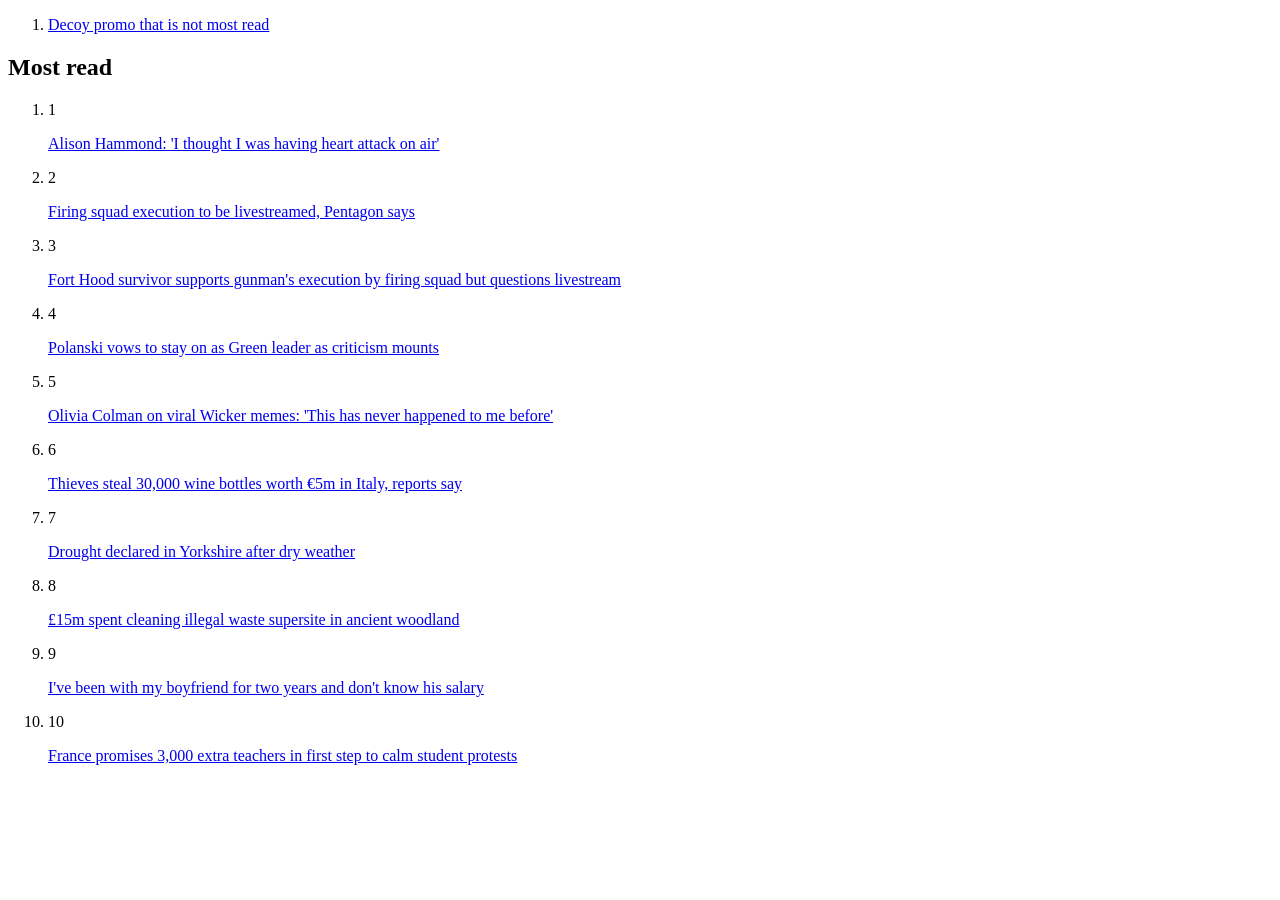
<file: tests/fixtures/bbc_most_read.html>
<!doctype html><html><body><main><ol><li><a href="/news/articles/decoy00000001o"><span>Decoy promo that is not most read</span></a></li></ol><div data-component="mostRead" class="ssrcss-e6hv72-OnwardJourneysContainerWrapper e1ia0oo99"><h2 id="mostRead-label" type="normal" class="ssrcss-89o2pv-Heading e10rt3ze0">Most read</h2><div class="ssrcss-1lj0qhb-PromoGroupWrapper e1ia0oo98"><ol role="list" spacing="responsive" class="ssrcss-jfsm4z-Stack e1y4nx260"><li class="ssrcss-13g38tq-PromoItem e1ia0oo97"><div class="ssrcss-19o1kq1-PromoWithRankingContainer e1qjxmbq1"><span class="ssrcss-1gsuuna-Number e1qjxmbq0">1</span><div class="ssrcss-1tryis2-PromoCompact e1afba490"><div class="ssrcss-tr9yze-PromoContent eax69255"><a href="/news/articles/cq5yn75pgyjjo" class="ssrcss-2fouzo-PromoLink eax69251"><p class="ssrcss-17nica2-PromoHeadline eax69253"><span aria-hidden="false">Alison Hammond: &#x27;I thought I was having heart attack on air&#x27;</span></p></a></div></div></div></li><li class="ssrcss-13g38tq-PromoItem e1ia0oo97"><div class="ssrcss-19o1kq1-PromoWithRankingContainer e1qjxmbq1"><span class="ssrcss-1gsuuna-Number e1qjxmbq0">2</span><div class="ssrcss-1tryis2-PromoCompact e1afba490"><div class="ssrcss-tr9yze-PromoContent eax69255"><a href="/news/articles/cmy0r96xygx6o" class="ssrcss-2fouzo-PromoLink eax69251"><p class="ssrcss-17nica2-PromoHeadline eax69253"><span aria-hidden="false">Firing squad execution to be livestreamed, Pentagon says</span></p></a></div></div></div></li><li class="ssrcss-13g38tq-PromoItem e1ia0oo97"><div class="ssrcss-19o1kq1-PromoWithRankingContainer e1qjxmbq1"><span class="ssrcss-1gsuuna-Number e1qjxmbq0">3</span><div class="ssrcss-1tryis2-PromoCompact e1afba490"><div class="ssrcss-tr9yze-PromoContent eax69255"><a href="/news/articles/ck1wvqw4lzdvo" class="ssrcss-2fouzo-PromoLink eax69251"><p class="ssrcss-17nica2-PromoHeadline eax69253"><span aria-hidden="false">Fort Hood survivor supports gunman&#x27;s execution by firing squad but questions livestream</span></p></a></div></div></div></li><li class="ssrcss-13g38tq-PromoItem e1ia0oo97"><div class="ssrcss-19o1kq1-PromoWithRankingContainer e1qjxmbq1"><span class="ssrcss-1gsuuna-Number e1qjxmbq0">4</span><div class="ssrcss-1tryis2-PromoCompact e1afba490"><div class="ssrcss-tr9yze-PromoContent eax69255"><a href="/news/articles/cmewe5lvl2rqo" class="ssrcss-2fouzo-PromoLink eax69251"><p class="ssrcss-17nica2-PromoHeadline eax69253"><span aria-hidden="false">Polanski vows to stay on as Green leader as criticism mounts</span></p></a></div></div></div></li><li class="ssrcss-13g38tq-PromoItem e1ia0oo97"><div class="ssrcss-19o1kq1-PromoWithRankingContainer e1qjxmbq1"><span class="ssrcss-1gsuuna-Number e1qjxmbq0">5</span><div class="ssrcss-1tryis2-PromoCompact e1afba490"><div class="ssrcss-tr9yze-PromoContent eax69255"><a href="/news/articles/cry4xpyzl7qwo" class="ssrcss-2fouzo-PromoLink eax69251"><p class="ssrcss-17nica2-PromoHeadline eax69253"><span aria-hidden="false">Olivia Colman on viral Wicker memes: &#x27;This has never happened to me before&#x27;</span></p></a></div></div></div></li><li class="ssrcss-13g38tq-PromoItem e1ia0oo97"><div class="ssrcss-19o1kq1-PromoWithRankingContainer e1qjxmbq1"><span class="ssrcss-1gsuuna-Number e1qjxmbq0">6</span><div class="ssrcss-1tryis2-PromoCompact e1afba490"><div class="ssrcss-tr9yze-PromoContent eax69255"><a href="/news/articles/cme3xl8ln2vko" class="ssrcss-2fouzo-PromoLink eax69251"><p class="ssrcss-17nica2-PromoHeadline eax69253"><span aria-hidden="false">Thieves steal 30,000 wine bottles worth €5m in Italy, reports say</span></p></a></div></div></div></li><li class="ssrcss-13g38tq-PromoItem e1ia0oo97"><div class="ssrcss-19o1kq1-PromoWithRankingContainer e1qjxmbq1"><span class="ssrcss-1gsuuna-Number e1qjxmbq0">7</span><div class="ssrcss-1tryis2-PromoCompact e1afba490"><div class="ssrcss-tr9yze-PromoContent eax69255"><a href="/news/articles/c6lye90xj478o" class="ssrcss-2fouzo-PromoLink eax69251"><p class="ssrcss-17nica2-PromoHeadline eax69253"><span aria-hidden="false">Drought declared in Yorkshire after dry weather</span></p></a></div></div></div></li><li class="ssrcss-13g38tq-PromoItem e1ia0oo97"><div class="ssrcss-19o1kq1-PromoWithRankingContainer e1qjxmbq1"><span class="ssrcss-1gsuuna-Number e1qjxmbq0">8</span><div class="ssrcss-1tryis2-PromoCompact e1afba490"><div class="ssrcss-tr9yze-PromoContent eax69255"><a href="/news/articles/cq98zdp612pko" class="ssrcss-2fouzo-PromoLink eax69251"><p class="ssrcss-17nica2-PromoHeadline eax69253"><span aria-hidden="false">£15m spent cleaning illegal waste supersite in ancient woodland</span></p></a></div></div></div></li><li class="ssrcss-13g38tq-PromoItem e1ia0oo97"><div class="ssrcss-19o1kq1-PromoWithRankingContainer e1qjxmbq1"><span class="ssrcss-1gsuuna-Number e1qjxmbq0">9</span><div class="ssrcss-1tryis2-PromoCompact e1afba490"><div class="ssrcss-tr9yze-PromoContent eax69255"><a href="/news/articles/c8wyz69r0nnpo" class="ssrcss-2fouzo-PromoLink eax69251"><p class="ssrcss-17nica2-PromoHeadline eax69253"><span aria-hidden="false">I&#x27;ve been with my boyfriend for two years and don&#x27;t know his salary</span></p></a></div></div></div></li><li class="ssrcss-13g38tq-PromoItem e1ia0oo97"><div class="ssrcss-19o1kq1-PromoWithRankingContainer e1qjxmbq1"><span class="ssrcss-1gsuuna-Number e1qjxmbq0">10</span><div class="ssrcss-1tryis2-PromoCompact e1afba490"><div class="ssrcss-tr9yze-PromoContent eax69255"><a href="/news/articles/c6vg98lw017po" class="ssrcss-2fouzo-PromoLink eax69251"><p class="ssrcss-17nica2-PromoHeadline eax69253"><span aria-hidden="false">France promises 3,000 extra teachers in first step to calm student protests</span></p></a></div></div></div></li></ol></div></div></main></body></html>
</file>
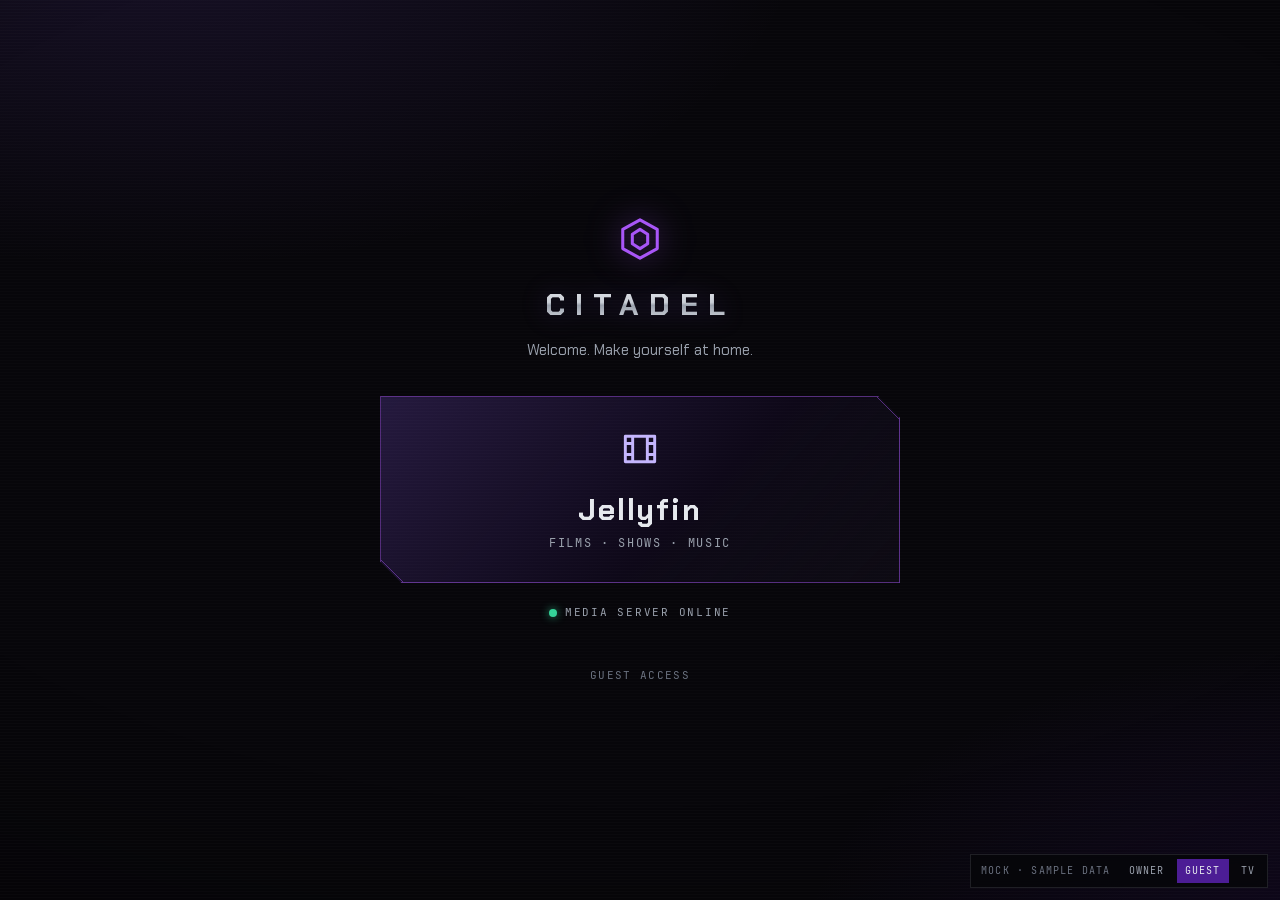
<file: web/mock/guest.html>
<!doctype html>
<html lang="en-GB">
<head>
<meta charset="utf-8">
<meta name="viewport" content="width=device-width, initial-scale=1, viewport-fit=cover">
<meta name="theme-color" content="#07060a">
<title>Welcome</title>
<link rel="stylesheet" href="../css/tokens.css">
<link rel="stylesheet" href="../css/components.css">
<link rel="stylesheet" href="../css/guest.css">
</head>
<body>
<div class="sweep"></div>
<main class="guest">
  <div class="guest__wrap">
    <div class="guest__logo"><svg class="i"><use href="#i-logo"/></svg></div>
    <span class="wordmark">Citadel</span>
    <p class="guest__hello">Welcome. Make yourself at home.</p>

    <a class="door cut" href="http://192.168.0.70:8096/web/#/home">
      <svg class="i"><use href="#i-film"/></svg>
      <span class="door__title">Jellyfin</span>
      <span class="door__sub">Films · Shows · Music</span>
    </a>

    <div class="guest__status hud hud--plain"><span class="dot dot--ok"></span>Media server online</div>
    <div class="guest__foot">Guest access</div>
  </div>
</main>

<div class="mockbar"><span>mock · sample data</span><a href="index.html">Owner</a><a href="guest.html" aria-current="page">Guest</a><a href="tv.html">TV</a></div>
<script type="module" src="../js/icons.js"></script>
</body>
</html>
</file>
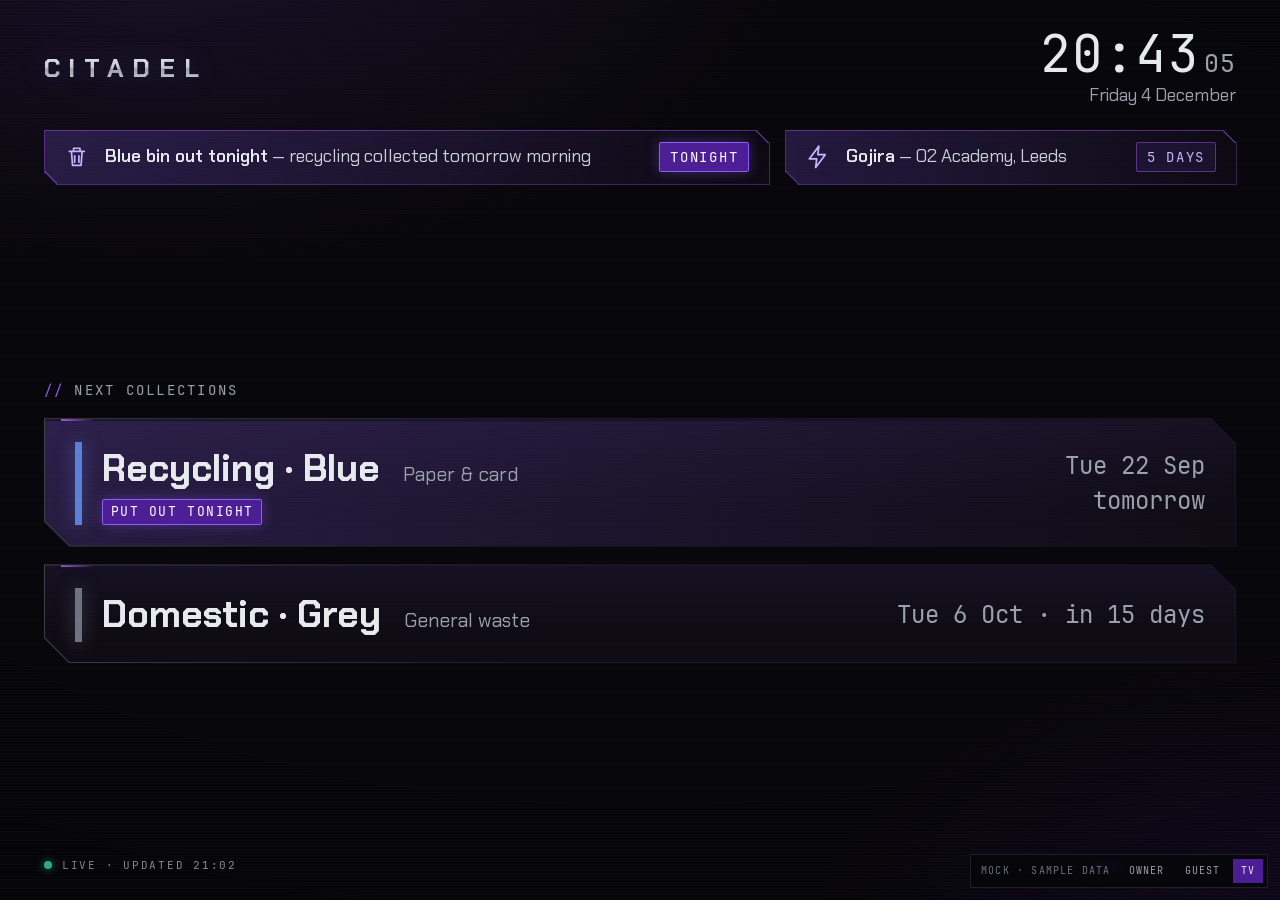
<file: web/mock/tv.html>
<!doctype html>
<html lang="en-GB">
<head>
<meta charset="utf-8">
<meta name="viewport" content="width=device-width, initial-scale=1">
<meta name="theme-color" content="#07060a">
<title>Citadel · TV</title>
<link rel="stylesheet" href="../css/tokens.css">
<link rel="stylesheet" href="../css/components.css">
<link rel="stylesheet" href="../css/dashboard.css">
<link rel="stylesheet" href="../css/tv.css">
</head>
<body>
<div class="sweep"></div>
<div class="tv" id="tv">

  <header class="tv__top">
    <span class="wordmark">Citadel</span>
    <div class="tv__clock"><div class="tv__time" data-clock>21:04</div><div class="tv__date" data-date>Monday 21 September</div></div>
  </header>

  <section class="tv__banner">
    <div class="tv__alert cut"><svg class="i"><use href="#i-bin"/></svg><span><b>Blue bin out tonight</b> — recycling collected tomorrow morning</span><span class="chip chip--today">Tonight</span></div>
    <div class="tv__alert cut"><svg class="i"><use href="#i-bolt"/></svg><span><b>Gojira</b> — O2 Academy, Leeds</span><span class="chip chip--new">5 days</span></div>
  </section>

  <section class="stage">
    <!-- Bins -->
    <div class="panel" data-on>
      <div class="big-list">
        <span class="hud">Next collections</span>
        <div class="card"><div class="card__in"><div class="tv-bin tv-bin--due" style="--sw:#5b7fd6"><span class="tv-bin__swatch"></span><div><div class="tv-bin__name">Recycling · Blue <small>Paper &amp; card</small></div><span class="chip chip--today">Put out tonight</span></div><div class="tv-bin__when">Tue 22 Sep<br>tomorrow</div></div></div></div>
        <div class="card"><div class="card__in"><div class="tv-bin" style="--sw:#6b7280"><span class="tv-bin__swatch"></span><div class="tv-bin__name">Domestic · Grey <small>General waste</small></div><div class="tv-bin__when">Tue 6 Oct · in 15 days</div></div></div></div>
      </div>
    </div>

    <!-- Next gig -->
    <div class="panel">
      <div class="big-list">
        <span class="hud">Next gig</span>
        <div class="card"><div class="card__in"><div class="tv-gig">
          <div><div class="tv-gig__count">05</div></div>
          <div><div class="tv-gig__unit">days to go</div><div class="tv-gig__name">Gojira</div><div class="tv-gig__sub">O2 Academy, Leeds · Sat 26 Sep · doors 18:30</div></div>
        </div></div></div>
      </div>
    </div>

    <!-- Diary -->
    <div class="panel">
      <div class="big-list">
        <span class="hud">Coming up</span>
        <div class="card"><div class="card__in">
          <div class="tv-day"><div class="tv-day__d">Tomorrow</div><div><div class="tv-ev"><span class="tv-ev__t">09:30</span>Dentist<small>Salford Quays</small></div><div class="tv-ev"><span class="tv-ev__t">14:00</span>Car MOT</div></div></div>
          <div class="tv-day"><div class="tv-day__d">Wed 23 Sep</div><div><div class="tv-ev"><span class="tv-ev__t">All day</span>Dan's birthday</div></div></div>
          <div class="tv-day"><div class="tv-day__d">Sat 26 Sep</div><div><div class="tv-ev"><span class="tv-ev__t">18:30</span>Gojira<small>O2 Academy, Leeds</small></div></div></div>
        </div></div>
      </div>
    </div>

    <!-- Releases -->
    <div class="panel">
      <div class="big-list">
        <span class="hud">New releases</span>
        <div class="card"><div class="card__in"><div class="tv-rel"><span class="cover">G</span><div><div class="tv-rel__t">Gojira — Sample Album</div><div class="tv-rel__s">Album · <span class="chip chip--vinyl">Vinyl</span></div></div><div class="feed__date">Fri 25 Sep</div></div></div></div>
        <div class="card"><div class="card__in"><div class="tv-rel"><span class="cover cover--b">M</span><div><div class="tv-rel__t">Mastodon — Sample EP</div><div class="tv-rel__s">EP</div></div><div class="feed__date">Fri 2 Oct</div></div></div></div>
        <div class="card"><div class="card__in"><div class="tv-rel"><span class="cover cover--c">O</span><div><div class="tv-rel__t">Opeth — Sample Live</div><div class="tv-rel__s">Live album</div></div><div class="feed__date">Fri 16 Oct</div></div></div></div>
      </div>
    </div>
  </section>

  <footer class="tv__foot">
    <span class="hud hud--plain"><span class="dot dot--ok" style="display:inline-block;margin-right:.8rem"></span>Live · updated 21:02</span>
    <div class="pips" id="pips"></div>
  </footer>
</div>

<div class="mockbar"><span>mock · sample data</span><a href="index.html">Owner</a><a href="guest.html">Guest</a><a href="tv.html" aria-current="page">TV</a></div>

<script type="module" src="../js/icons.js"></script>
<script type="module">
  import './mock.js';
  // rotate panels; slow pixel-shift for burn-in protection
  const panels = [...document.querySelectorAll('.panel')];
  const pips = document.getElementById('pips');
  panels.forEach(() => pips.append(document.createElement('i')));
  let n = 0;
  const show = i => { panels.forEach((p, k) => p.toggleAttribute('data-on', k === i)); [...pips.children].forEach((x, k) => x.toggleAttribute('data-on', k === i)); };
  show(0);
  setInterval(() => { n = (n + 1) % panels.length; show(n); }, 8000);
  const tv = document.getElementById('tv');
  setInterval(() => { tv.style.transform = `translate(${Math.round(Math.random() * 8 - 4)}px, ${Math.round(Math.random() * 8 - 4)}px)`; }, 60000);
</script>
</body>
</html>
</file>
<file: web/css/tokens.css>
/* ==========================================================================
   Citadel design tokens — obsidian & amethyst HUD
   Palette: black / purple / silver. Restraint rule: glow is reserved for
   focus, active state and live status; everything else is flat + hairline.
   ========================================================================== */

@font-face { font-family: "Chakra Petch"; font-weight: 400; font-display: swap; src: url("../fonts/ChakraPetch-400.woff2") format("woff2"); }
@font-face { font-family: "Chakra Petch"; font-weight: 500; font-display: swap; src: url("../fonts/ChakraPetch-500.woff2") format("woff2"); }
@font-face { font-family: "Chakra Petch"; font-weight: 600; font-display: swap; src: url("../fonts/ChakraPetch-600.woff2") format("woff2"); }
@font-face { font-family: "Chakra Petch"; font-weight: 700; font-display: swap; src: url("../fonts/ChakraPetch-700.woff2") format("woff2"); }
@font-face { font-family: "JetBrains Mono"; font-weight: 400; font-display: swap; src: url("../fonts/JetBrainsMono-Regular.ttf") format("truetype"); }
@font-face { font-family: "JetBrains Mono"; font-weight: 700; font-display: swap; src: url("../fonts/JetBrainsMono-Bold.ttf") format("truetype"); }

:root {
  /* surfaces (near-black, faintly violet) */
  --bg:         #07060a;
  --bg-2:       #0b0910;
  --surface:    #0e0b14;
  --surface-2:  #151021;
  --surface-3:  #1c1530;

  /* amethyst */
  --accent:      #8b5cf6;
  --accent-hi:   #a855f7;
  --accent-soft: #c4b5fd;   /* text-safe violet on dark */
  --accent-deep: #4c1d95;
  --accent-wash: rgba(139, 92, 246, 0.10);

  /* silver */
  --silver-hi:   #e6e9ee;
  --silver:      #c9ced6;
  --silver-mute: #9aa1ad;
  --silver-dim:  #6b7280;

  /* lines */
  --edge:        rgba(201, 206, 214, 0.13);
  --edge-strong: rgba(168, 85, 247, 0.45);

  /* status — used only for dots and small chips */
  --ok:   #34d399;
  --warn: #f5b454;
  --bad:  #f43f5e;

  /* neutral wells (true-black overlays with no accent hue) */
  --well:      rgba(0, 0, 0, 0.38);
  --vignette:  rgba(0, 0, 0, 0.45);

  /* type */
  --font-display: "Chakra Petch", "Segoe UI", system-ui, sans-serif;
  --font-mono:    "JetBrains Mono", ui-monospace, "SFMono-Regular", Menlo, monospace;

  /* geometry */
  --chamfer: 14px;
  --gap: 16px;
  --radius-sm: 2px;

  /* motion */
  --ease: cubic-bezier(.2, .7, .2, 1);
}

/* Light theme — ported from MusicDatabase's own light/dark pair (site/css/style.css), itself
   keyed to Gojira's "From Mars To Sirius": sun-bleached parchment, the rust-orange of its
   creature, a deep-sea teal, dried-blood maroon. No blue anywhere. Citadel's token set is richer
   than that source (5 surface levels vs. 2, 4 ink levels vs. 3, no --warn equivalent there), so
   values not directly portable are interpolated/invented in the same spirit rather than copied. */
:root[data-theme="light"] {
  /* surfaces — sun-bleached parchment, climbing toward clean paper as elevation rises */
  --bg:         #f2e8d5;
  --bg-2:       #f5ecdd;
  --surface:    #f8f0e2;
  --surface-2:  #faf4e6;
  --surface-3:  #fdf9f0;

  /* rust (was amethyst) */
  --accent:      #b5541f;
  --accent-hi:   #d9691f;
  --accent-soft: #82401b;   /* text-safe rust on light bg: DARKENED, not lightened */
  --accent-deep: #6e2a12;
  --accent-wash: rgba(181, 84, 31, 0.10);

  /* ink (was silver) — direction flips: "hi" = darkest ink (most emphasis) */
  --silver-hi:   #2a2015;
  --silver:      #4a3c2a;
  --silver-mute: #6b5c44;
  --silver-dim:  #93876c;

  /* lines */
  --edge:        #ddcda8;
  --edge-strong: rgba(217, 105, 31, 0.45);

  /* status */
  --ok:   #0d8a6a;   /* deep-sea teal */
  --warn: #b8791f;   /* invented amber, no direct source equivalent */
  --bad:  #8a2e2e;   /* dried-blood maroon */

  /* neutral wells */
  --well:      rgba(42, 32, 21, 0.07);
  --vignette:  rgba(42, 32, 21, 0.10);

  color-scheme: light;
}

*, *::before, *::after { box-sizing: border-box; }

html { color-scheme: dark; -webkit-text-size-adjust: 100%; }

body {
  margin: 0;
  min-height: 100vh;
  font-family: var(--font-display);
  font-size: 15px;
  line-height: 1.45;
  color: var(--silver);
  background:
    radial-gradient(1100px 600px at 12% -10%, color-mix(in srgb, var(--accent) 13%, transparent), transparent 60%),
    radial-gradient(900px 500px at 105% 105%, color-mix(in srgb, var(--accent-deep) 20%, transparent), transparent 60%),
    var(--bg);
  background-attachment: fixed;
}

/* Custom themes (Settings → Appearance, applied by theme.js): a background picture behind everything, dimmed
   towards the theme's own page colour so text stays readable, and the accent glows optional. The picture sits on
   <html> so it fills the whole window whatever the page's height; body keeps only the glows on top of it. */
html.has-bg {
  background:
    linear-gradient(color-mix(in srgb, var(--bg) var(--bg-dim, 40%), transparent), color-mix(in srgb, var(--bg) var(--bg-dim, 40%), transparent)) fixed,
    var(--bg-image) var(--bg-pos, center) / var(--bg-size, cover) var(--bg-repeat, no-repeat) fixed,
    var(--bg);
}
html.has-bg body {
  background:
    radial-gradient(1100px 600px at 12% -10%, color-mix(in srgb, var(--accent) 13%, transparent), transparent 60%),
    radial-gradient(900px 500px at 105% 105%, color-mix(in srgb, var(--accent-deep) 20%, transparent), transparent 60%);
  background-attachment: fixed;
}
html.no-glow body { background: var(--bg); }
html.has-bg.no-glow body { background: none; }

/* scanline + vignette overlay: ~2% — felt more than seen */
body::after {
  content: "";
  position: fixed; inset: 0;
  pointer-events: none;
  z-index: 100;
  background:
    repeating-linear-gradient(to bottom, rgba(255, 255, 255, 0.017) 0 1px, transparent 1px 3px),
    radial-gradient(120% 90% at 50% 40%, transparent 55%, var(--vignette) 100%);
}

a { color: inherit; text-decoration: none; }
button { font: inherit; color: inherit; }

:focus-visible {
  outline: 1px solid var(--accent-hi);
  outline-offset: 2px;
  box-shadow: 0 0 0 4px color-mix(in srgb, var(--accent-hi) 18%, transparent);
}

::selection { background: var(--accent-deep); color: var(--silver-hi); }

/* thin, quiet scrollbars */
* { scrollbar-width: thin; scrollbar-color: var(--surface-3) transparent; }

@media (prefers-reduced-motion: reduce) {
  *, *::before, *::after { animation: none !important; transition: none !important; }
}
</file>
<file: web/css/components.css>
/* ==========================================================================
   Shared components: card, HUD label, chip, status dot, button, wordmark
   ========================================================================== */

[hidden] { display: none !important; }

.i { width: 1.25em; height: 1.25em; fill: none; stroke: currentColor; stroke-width: 1.6; stroke-linecap: round; stroke-linejoin: round; flex: none; }

/* ---- Wordmark: the single "metal" nod ---------------------------------- */
.wordmark {
  font-family: var(--font-display);
  font-weight: 700;
  letter-spacing: 0.34em;
  text-transform: uppercase;
  background: linear-gradient(180deg, var(--silver-hi) 0%, var(--silver) 45%, var(--silver-mute) 52%, var(--silver-hi) 100%);
  -webkit-background-clip: text; background-clip: text;
  color: transparent;
  filter: drop-shadow(0 0 12px color-mix(in srgb, var(--accent) 25%, transparent));
}

/* ---- HUD label ---------------------------------------------------------- */
.hud {
  font-family: var(--font-mono);
  font-size: 11px;
  letter-spacing: 0.16em;
  text-transform: uppercase;
  color: var(--silver-mute);
  white-space: nowrap;
}
.hud::before { content: "// "; color: var(--accent); }
.hud--plain::before { content: none; }
/* Dual-content tile header (Vinyl radar's "Vinyl Radar // Confirmed Pre-orders"): two real buttons inside one
   .hud span, so the "// " prefix above still applies once, to the group, unchanged. */
.hud__seg { background: none; border: 0; padding: 0; font: inherit; letter-spacing: inherit; text-transform: inherit; color: inherit; cursor: pointer; transition: color .2s; }
.hud__seg:hover { color: var(--silver-hi); }
.hud__seg[aria-pressed="true"] { color: var(--accent-soft); }
/* A leading plain space in generated content collapses away since it lands at the very start of the button's own
   box (buttons are inline-block by default) — a non-breaking space survives that. */
.hud__seg + .hud__seg::before { content: "\00a0// "; color: var(--accent); }
.mono { font-family: var(--font-mono); }
.dim { color: var(--silver-mute); }

/* ---- Card (chamfered, hairline border via gradient shell) -------------- */
.card {
  --c: var(--chamfer);
  position: relative;
  display: flex;
  padding: 1px;
  background: linear-gradient(135deg, color-mix(in srgb, var(--silver) 30%, transparent), color-mix(in srgb, var(--accent) 20%, transparent) 45%, color-mix(in srgb, var(--silver) 9%, transparent));
  clip-path: polygon(0 0, calc(100% - var(--c)) 0, 100% var(--c), 100% 100%, var(--c) 100%, 0 calc(100% - var(--c)));
  transition: background .3s var(--ease);
}
.card:hover { background: linear-gradient(135deg, color-mix(in srgb, var(--silver) 38%, transparent), color-mix(in srgb, var(--accent-hi) 45%, transparent) 45%, color-mix(in srgb, var(--silver) 12%, transparent)); }
.card__in {
  flex: 1;
  min-width: 0;
  display: flex;
  flex-direction: column;
  background: linear-gradient(180deg, var(--surface-2), var(--surface) 70%);
  clip-path: polygon(0 0, calc(100% - var(--c) + 0.4px) 0, 100% calc(var(--c) - 0.4px), 100% 100%, calc(var(--c) - 0.4px) 100%, 0 calc(100% - var(--c) + 0.4px));
}
/* small accent tick, top-left */
.card__in::before {
  content: "";
  height: 2px; width: 34px; margin: 0 0 0 16px;
  background: linear-gradient(90deg, var(--accent-hi), transparent);
  order: -1;
}
.card__head {
  display: flex; align-items: center; justify-content: space-between; gap: 12px;
  padding: 12px 16px 0;
}
.card__head .meta { font-family: var(--font-mono); font-size: 11px; color: var(--silver-dim); white-space: nowrap; min-width: 0; overflow: hidden; text-overflow: ellipsis; }
.card__body { padding: 12px 16px 16px; flex: 1; min-width: 0; }
.card__body--flush { padding-left: 0; padding-right: 0; }

/* ---- .cut: chamfered top-right + bottom-left, with the diagonal edge stroked ------
   clip-path removes the border on the cut corners; the two pseudo-elements redraw it.
   Set --c (size) and --bc (border colour) on the element. */
.cut {
  --c: 10px; --bc: var(--edge-strong);
  position: relative;
  clip-path: polygon(0 0, calc(100% - var(--c)) 0, 100% var(--c), 100% 100%, var(--c) 100%, 0 calc(100% - var(--c)));
}
.cut::before, .cut::after {
  content: ""; position: absolute; width: var(--c); height: var(--c); pointer-events: none;
  background: linear-gradient(to bottom left, transparent calc(50% - .7px), var(--bc) calc(50% - .7px) calc(50% + .7px), transparent calc(50% + .7px));
}
.cut::before { top: 0; right: 0; }
.cut::after  { bottom: 0; left: 0; }

/* ---- Chips -------------------------------------------------------------- */
.chip {
  display: inline-flex; align-items: center; gap: 4px;
  font-family: var(--font-mono);
  font-size: 10px; letter-spacing: 0.12em; text-transform: uppercase;
  padding: 2px 6px;
  color: var(--silver-mute);
  border: 1px solid var(--edge);
  border-radius: var(--radius-sm);
  white-space: nowrap;
}
.chip--new    { color: var(--accent-soft); border-color: var(--edge-strong); background: var(--accent-wash); }
.chip--vinyl  { color: var(--silver-hi); border-color: color-mix(in srgb, var(--silver-hi) 35%, transparent); }
.chip--warn   { color: var(--warn); border-color: color-mix(in srgb, var(--warn) 40%, transparent); }
.chip--today  { color: #fff; background: var(--accent-deep); border-color: var(--accent); box-shadow: 0 0 14px color-mix(in srgb, var(--accent) 35%, transparent); }
/* The per-row "unseen" badge on a feed item — bolder than the header's quiet "N new" summary chip, so a new arrival
   is unmistakable even scanning quickly down a list. */
.chip--fresh  { color: #fff; font-weight: 700; background: var(--accent-deep); border-color: var(--accent-hi); box-shadow: 0 0 12px color-mix(in srgb, var(--accent-hi) 45%, transparent); }

/* ---- Status dot --------------------------------------------------------- */
.dot { width: 8px; height: 8px; border-radius: 50%; background: var(--silver-dim); flex: none; }
.dot--ok   { background: var(--ok);   box-shadow: 0 0 8px color-mix(in srgb, var(--ok) 70%, transparent); animation: pulse 3.4s ease-in-out infinite; }
.dot--warn { background: var(--warn); box-shadow: 0 0 8px color-mix(in srgb, var(--warn) 60%, transparent); }
.dot--bad  { background: var(--bad);  box-shadow: 0 0 8px color-mix(in srgb, var(--bad) 60%, transparent); }
@keyframes pulse { 0%, 100% { opacity: 1; } 50% { opacity: .45; } }

/* ---- Buttons ------------------------------------------------------------ */
.btn {
  display: inline-flex; align-items: center; gap: 6px;
  font-family: var(--font-mono); font-size: 11px; letter-spacing: 0.12em; text-transform: uppercase;
  padding: 6px 10px;
  background: transparent;
  color: var(--silver);
  border: 1px solid var(--edge);
  border-radius: var(--radius-sm);
  cursor: pointer;
  transition: color .2s, border-color .2s, background .2s, box-shadow .2s;
}
.btn:hover { color: var(--silver-hi); border-color: var(--edge-strong); background: var(--accent-wash); }
.btn--go   { color: var(--accent-soft); border-color: var(--edge-strong); }
.btn--go:hover { box-shadow: 0 0 16px color-mix(in srgb, var(--accent) 30%, transparent); }
.btn--stop:hover { color: #fda4af; border-color: color-mix(in srgb, var(--bad) 50%, transparent); background: color-mix(in srgb, var(--bad) 8%, transparent); }
.btn--icon { padding: 5px; }
.btn[disabled] { opacity: .4; cursor: not-allowed; }
.btn .i { width: 14px; height: 14px; }
.theme-toggle[aria-pressed="true"] { color: var(--accent-soft); border-color: var(--edge-strong); background: var(--accent-wash); }

/* ---- Generic list row --------------------------------------------------- */
.rows { list-style: none; margin: 0; padding: 0; }
.rows > li { border-top: 1px solid var(--edge); }
.rows > li:first-child { border-top: 0; }

/* ---- Cover: a lettered tile, with the record's artwork laid over it where a store gives one -- */
.cover {
  width: 44px; height: 44px; flex: none;
  display: grid; place-items: center;
  font-family: var(--font-display); font-weight: 700; font-size: 16px; color: rgba(255, 255, 255, .85);
  border: 1px solid var(--edge);
  background: linear-gradient(135deg, var(--accent-deep), #14102a);
  position: relative;
  clip-path: polygon(0 0, calc(100% - 8px) 0, 100% 8px, 100% 100%, 0 100%);
}
.cover--b { background: linear-gradient(135deg, #2b2f3a, #0f1015); }
.cover--c { background: linear-gradient(135deg, #6d28d9, #1e1b4b); }
.cover--d { background: linear-gradient(135deg, #4b5563, #1f1b2e); }

/* ---- One-off top sweep line (page load) --------------------------------- */
/* The glow travels by background-position inside a line that never moves. It used to be the element itself, by
   transform, which left it parked a full screen-width past the right edge afterwards. Phone browsers counted that
   as page width, so the page could be nudged sideways by a few px. A background outside its own box is just
   clipped, so this never overflows. */
.sweep { position: fixed; top: 0; left: 0; height: 1px; width: 100%; z-index: 101; pointer-events: none;
  background: linear-gradient(90deg, transparent, var(--accent-hi), transparent) no-repeat;
  background-size: 100% 100%; background-position: -100vw 0; animation: sweep 1.6s var(--ease) .2s 1 forwards; }
@keyframes sweep { to { background-position: 100vw 0; } }

/* mock-only switcher (removed in the real build) */
.mockbar {
  position: fixed; right: 12px; bottom: 12px; z-index: 200;
  display: flex; gap: 4px; padding: 4px;
  background: rgba(7, 6, 10, .85); border: 1px solid var(--edge); backdrop-filter: blur(6px);
  font-family: var(--font-mono); font-size: 10px; letter-spacing: .12em; text-transform: uppercase;
}
.mockbar a { padding: 5px 8px; color: var(--silver-mute); }
.mockbar a[aria-current] { color: var(--silver-hi); background: var(--accent-deep); }
.mockbar a:hover { color: var(--silver-hi); }
.mockbar span { padding: 5px 6px; color: var(--silver-dim); }

/* ---- Toast (used by the dashboard and Settings) ------------------------------------- */
.toast { position: fixed; left: 50%; bottom: 28px; z-index: 300; max-width: min(90vw, 560px); padding: 12px 18px; transform: translate(-50%, 12px); opacity: 0; pointer-events: none;
  font-family: var(--font-mono); font-size: 12px; letter-spacing: .04em; color: var(--silver-hi);
  background: color-mix(in srgb, var(--surface-2) 96%, transparent); border: 1px solid color-mix(in srgb, var(--bad) 50%, transparent); transition: opacity .25s, transform .25s var(--ease); }
.toast.is-on { opacity: 1; transform: translate(-50%, 0); }
</file>
<file: web/css/dashboard.css>
/* Owner dashboard layout: icon rail + top bar + alert strip + 12-col card grid.
   Phone: single column with a bottom tab bar. */

.shell { display: grid; grid-template-columns: 88px 1fr; min-height: 100vh; }

/* ---- Rail --------------------------------------------------------------- */
.rail {
  position: sticky; top: 0; height: 100vh;
  display: flex; flex-direction: column; align-items: center; gap: 6px;
  padding: 18px 0;
  border-right: 1px solid var(--edge);
  background: linear-gradient(180deg, color-mix(in srgb, var(--surface-2) 60%, transparent), color-mix(in srgb, var(--bg) 60%, transparent));
}
.rail__logo { color: var(--accent-hi); margin-bottom: 18px; filter: drop-shadow(0 0 10px color-mix(in srgb, var(--accent-hi) 50%, transparent)); }
.rail__logo .i { width: 30px; height: 30px; }
.rail a { position: relative; display: grid; place-items: center; width: 44px; height: 44px; color: var(--silver-mute); transition: color .2s; }
.rail a:hover { color: var(--silver-hi); }
.rail a[aria-current] { color: var(--accent-soft); }
.rail a[aria-current]::before { content: ""; position: absolute; left: -14px; top: 10px; bottom: 10px; width: 2px; background: var(--accent-hi); box-shadow: 0 0 10px var(--accent-hi); }
/* Nav destinations get a text label under the icon, same idea as .tabbar below — the logo stays icon-only,
   Settings (a real page nav, not a client-side view — no data-view) is styled via its own class instead. */
.rail a[data-view], .rail a.rail__settings {
  width: auto; height: auto; min-width: 60px;
  gap: 4px; padding: 8px 4px;
  font-family: var(--font-mono); font-size: 9px; letter-spacing: .06em; text-transform: uppercase;
}
.rail a[data-view] .i, .rail a.rail__settings .i { width: 24px; height: 24px; }
.rail__label { line-height: 1.2; }
.rail .spacer { flex: 1; }

/* ---- Main --------------------------------------------------------------- */
.main { padding: 20px 28px 56px; min-width: 0; }

/* ---- Views (Home / News / Media / Companion / future sections) ----------------------- */
.view { display: none; }
.view.is-active { display: block; }
#view-media { position: relative; }
#view-media.is-active { height: min(70vh, 560px); }
#view-music { position: relative; }
#view-music.is-active { height: min(70vh, 560px); }
#view-sql { position: relative; }
#view-sql.is-active { height: min(70vh, 560px); }
#view-ai { position: relative; }
#view-ai.is-active { height: min(70vh, 560px); }
#view-house { position: relative; }
#view-house.is-active { height: min(70vh, 560px); }
/* Same chamfered, hairline-gradient-border shell as .card (components.css) — an iframe can't carry
   ::before/::after itself, so the shell is a real wrapper element around it instead. This only reaches
   the iframe's own border/frame; whatever renders *inside* it (Jellyfin's or Companion's own UI, incl.
   their scrollbars) is that document's own CSS and out of reach from here.
   The corners are cut with a mask, not .card's clip-path: a clip-path around an iframe made Chromium drop whole
   rows of the embedded page while it scrolled (flicker), and a mask gives the same corners without that. Each
   gradient cuts one corner and covers just over half the height. */
.frame-shell {
  position: absolute; inset: 0;
  display: flex;
  padding: 1px;
  background: linear-gradient(135deg, color-mix(in srgb, var(--silver) 30%, transparent), color-mix(in srgb, var(--accent) 20%, transparent) 45%, color-mix(in srgb, var(--silver) 9%, transparent));
  mask:
    linear-gradient(225deg, transparent calc(var(--chamfer) * .7071), #000 0) top / 100% 51% no-repeat,
    linear-gradient(45deg, transparent calc(var(--chamfer) * .7071), #000 0) bottom / 100% 51% no-repeat;
}
.frame-shell iframe { flex: 1; width: 100%; height: 100%; border: 0; background: var(--surface); }
html.has-bg .frame-shell iframe { background: transparent; }    /* a custom theme's picture shows through the embedded page */
/* Phones: the min(70vh, 560px) above left a tall phone's embedded page stopping well short of the tab bar (236px of
   dead space on a 412x915 screen). While one of these pages is showing, .main is pinned to the screen with
   position: fixed, ending where the tab bar starts, and the page fills it. Sizing from 100dvh instead didn't hold on
   Android: Brave's bottom toolbar and the on-screen keyboard don't shrink dvh, but they do move fixed elements like the
   tab bar, so the frame ran underneath it. Pinned to the same edges as the tab bar, the two always line up. The tab bar
   is 63px plus the bottom safe area. The keyboard half of this is app.js's interactive-widget switch (see route()),
   which makes the keyboard shrink the screen fixed elements are pinned to, rather than slide over it. Scoped with
   :has() so Home, News and Music keep their normal scrolling page. */
@media (max-width: 760px) {
  .main:has(> .view.is-active > .frame-shell) {
    position: fixed; inset: 0 0 calc(63px + env(safe-area-inset-bottom)) 0;
    display: flex; flex-direction: column; padding: 14px 16px 16px;
  }
  #view-media.is-active, #view-music.is-active, #view-sql.is-active, #view-ai.is-active, #view-house.is-active { flex: 1; height: auto; min-height: 0; }
}

.top { display: flex; align-items: center; justify-content: space-between; gap: 16px; margin-bottom: 16px; }
.top__brand { display: flex; align-items: baseline; gap: 14px; }
.top__brand .wordmark { font-size: 22px; }
.top__right { display: flex; align-items: center; gap: 14px; }

/* ---- The header's middle slot: the shortcut row on most pages; the Music page puts its player here instead (music.css).
   A size container, so what's in it can drop parts as it narrows. */
.top__mid { flex: 1 1 auto; min-width: 0; display: flex; align-items: center; container: topmid / inline-size; }

/* ---- Shortcut row (Settings → Widgets → Shortcuts) ------------------------ */
.shortcuts { flex: 1 1 auto; min-width: 0; display: flex; align-items: center; justify-content: flex-start; gap: 8px;
  overflow-x: auto; scrollbar-width: none; padding: 2px; mask-image: linear-gradient(90deg, #000 calc(100% - 16px), transparent); }   /* fades out on the right if there are too many */
.shortcuts::-webkit-scrollbar { display: none; }
.sc { flex: none; display: inline-flex; align-items: center; gap: 8px; height: 34px; padding: 0 12px 0 8px; color: var(--silver);
  text-decoration: none; border: 1px solid var(--edge); background: color-mix(in srgb, var(--surface) 70%, transparent);
  clip-path: polygon(0 0, calc(100% - 7px) 0, 100% 7px, 100% 100%, 7px 100%, 0 calc(100% - 7px));
  transition: color .15s var(--ease), border-color .15s var(--ease), background .15s var(--ease); }
.sc:hover, .sc:focus-visible { color: var(--silver-hi); border-color: var(--edge-strong); background: var(--accent-wash); outline: none; }
.sc--bare { padding: 0 8px; }
.sc .i, .sc__img, .sc__letter { width: 20px; height: 20px; flex: none; }
.sc .i { color: var(--accent-soft); }
.sc__img { object-fit: contain; border-radius: 3px; }
.sc__letter { display: grid; place-items: center; font: 600 12px var(--font-display); color: var(--accent-soft);
  background: var(--accent-wash); border: 1px solid var(--edge-strong); border-radius: 3px; }
.sc__label { font: 500 13px var(--font-display); letter-spacing: .02em; white-space: nowrap; max-width: 16ch; overflow: hidden; text-overflow: ellipsis; }
@media (max-width: 760px) { .shortcuts { display: none; } }        /* a desktop home-page row: not on phones */
.badge-role { display: inline-flex; align-items: center; gap: 6px; }

/* ---- Alert strip -------------------------------------------------------- */
.alerts { display: flex; gap: 12px; margin-bottom: var(--gap); flex-wrap: wrap; }
.alert {
  flex: 1 1 320px;
  display: flex; align-items: center; gap: 12px;
  padding: 10px 14px;
  border: 1px solid var(--edge-strong);
  background: linear-gradient(90deg, color-mix(in srgb, var(--accent) 16%, transparent), color-mix(in srgb, var(--accent) 3%, transparent));
}
.alert .i { color: var(--accent-soft); width: 20px; height: 20px; }
.alert b { color: var(--silver-hi); font-weight: 600; }
.alert__text { min-width: 0; }
.alert__text a { color: inherit; text-decoration: none; }
.alert__text a:hover, .alert__text a:focus-visible { text-decoration: underline; text-underline-offset: 3px; }
.alert__when { margin-left: auto; flex: none; }
.alert__x { flex: none; margin: -4px -6px -4px 0; opacity: .55; transition: opacity .2s; }
.alert:hover .alert__x, .alert__x:focus-visible { opacity: 1; }
.alert--info { background: linear-gradient(90deg, color-mix(in srgb, var(--accent) 9%, transparent), transparent); }
.alert--undo { flex: 0 1 auto; color: var(--silver-dim); background: none; border-style: dashed; }
.alert--undo .btn { margin-left: 8px; }
.alerts__more { flex: none; align-self: stretch; }
@media (hover: none) { .alert__x { opacity: 1; } }            /* phones: nothing to hover, so always show it */

/* ---- Grid --------------------------------------------------------------- */
.grid { display: grid; grid-template-columns: repeat(12, minmax(0, 1fr)); gap: var(--gap); }
.grid > * { grid-column: span 6; }

/* ---- Clock card --------------------------------------------------------- */
.clock__time { font-family: var(--font-mono); font-size: 46px; line-height: 1; letter-spacing: .02em; color: var(--silver-hi); }
.clock__time small { font-size: 20px; color: var(--silver-mute); margin-left: 4px; }
.clock__date { margin-top: 8px; font-size: 17px; color: var(--silver); }
.kv { display: grid; grid-template-columns: auto 1fr; gap: 4px 14px; margin-top: 14px; font-family: var(--font-mono); font-size: 12px; }
.kv dt { color: var(--silver-dim); } .kv dd { margin: 0; color: var(--silver); text-align: right; }

/* ---- Bins --------------------------------------------------------------- */
.bin { display: flex; align-items: center; gap: 12px; padding: 10px 16px; }
.bin__swatch { width: 4px; align-self: stretch; border-radius: 1px; background: var(--sw, var(--silver-dim)); box-shadow: 0 0 10px color-mix(in srgb, var(--sw) 50%, transparent); }
.bin__name { font-weight: 600; color: var(--silver-hi); }
.bin__when { margin-left: auto; text-align: right; font-family: var(--font-mono); font-size: 12px; color: var(--silver-mute); }
.bin--due { background: linear-gradient(90deg, color-mix(in srgb, var(--accent) 14%, transparent), transparent); }

/* ---- Next gig hero ------------------------------------------------------ */
.hero { display: flex; align-items: flex-end; gap: 16px; }
.hero__count { font-family: var(--font-mono); font-weight: 700; font-size: 64px; line-height: .9; color: transparent;
  background: linear-gradient(180deg, var(--silver-hi), var(--silver-mute)); -webkit-background-clip: text; background-clip: text; }
.hero__unit { font-family: var(--font-mono); font-size: 11px; letter-spacing: .16em; color: var(--accent-soft); text-transform: uppercase; padding-bottom: 6px; }
.hero__name { font-size: 22px; font-weight: 700; color: var(--silver-hi); margin-top: 10px; letter-spacing: .02em; }
.hero__sub { color: var(--silver-mute); font-size: 14px; margin-bottom: 14px; }
.subrow { display: flex; align-items: center; gap: 10px; padding: 9px 0; border-top: 1px solid var(--edge); font-size: 14px; }
.subrow:first-of-type { margin-top: 14px; }
.subrow .mono { margin-left: auto; font-size: 12px; color: var(--silver-mute); }

/* ---- Project rows ------------------------------------------------------- */
.proj { display: grid; grid-template-columns: auto 1fr auto; align-items: center; gap: 12px; padding: 10px 16px; }
.proj__name { font-weight: 600; color: var(--silver-hi); display: flex; align-items: center; gap: 8px; }
.proj__desc { font-family: var(--font-mono); font-size: 11px; color: var(--silver-dim); }
.proj__act { display: flex; gap: 6px; align-items: center; }

/* ---- Link tiles --------------------------------------------------------- */
.tiles { display: grid; grid-template-columns: repeat(auto-fill, minmax(150px, 1fr)); gap: 10px; }
.tile {
  display: flex; align-items: center; gap: 10px; padding: 12px; width: 100%;
  border: 1px solid var(--edge); background: rgba(255, 255, 255, .015);
  clip-path: polygon(0 0, calc(100% - 8px) 0, 100% 8px, 100% 100%, 0 100%);
  transition: border-color .2s, background .2s, transform .2s var(--ease);
  cursor: pointer; text-align: left;
}
.tile:hover { border-color: var(--edge-strong); background: var(--accent-wash); transform: translateY(-1px); }
button.tile:disabled { cursor: default; opacity: .6; transform: none; }
.tile .i { color: var(--accent-soft); width: 20px; height: 20px; }
.tile > div { min-width: 0; }
.tile b { display: block; font-weight: 600; color: var(--silver-hi); line-height: 1.15; white-space: nowrap; overflow: hidden; text-overflow: ellipsis; }
.tile small { display: block; overflow: hidden; text-overflow: ellipsis; white-space: nowrap; font-family: var(--font-mono); font-size: 10.5px; color: var(--silver-dim); }
.tile .dot { margin-left: auto; }
.tile--primary { border-color: var(--edge-strong); background: linear-gradient(135deg, color-mix(in srgb, var(--accent) 18%, transparent), color-mix(in srgb, var(--accent) 4%, transparent)); }

/* ---- Feed items (releases / radar / news) ------------------------------- */
.tabs { display: inline-flex; gap: 2px; }
.tabs button { white-space: nowrap; background: none; border: 0; padding: 4px 10px; font-family: var(--font-mono); font-size: 11px; letter-spacing: .14em; text-transform: uppercase; color: var(--silver-dim); cursor: pointer; border-bottom: 1px solid transparent; }
.tabs button[aria-selected="true"] { color: var(--accent-soft); border-bottom-color: var(--accent-hi); }
.tabs button:hover { color: var(--silver-hi); }

.feed { display: flex; align-items: center; gap: 12px; padding: 10px 16px; }
.feed__main { min-width: 0; flex: 1; }
.feed__title { color: var(--silver-hi); font-weight: 600; white-space: nowrap; overflow: hidden; text-overflow: ellipsis; }
.feed__sub { font-size: 13px; color: var(--silver-mute); white-space: nowrap; overflow: hidden; text-overflow: ellipsis; }
.feed__flag { margin-top: 3px; }   /* a row-level badge (e.g. gig radar's "Tribute act") that sits under the subtitle rather than fighting it for room */
.feed__meta { display: flex; align-items: center; gap: 10px; flex: none; }
.feed__acts { display: flex; gap: 4px; width: 64px; justify-content: flex-end; opacity: 0; transition: opacity .2s; }
.feed:hover .feed__acts, .feed:focus-within .feed__acts { opacity: 1; }
.feed__date { font-family: var(--font-mono); font-size: 12px; color: var(--silver-mute); white-space: nowrap; text-align: right; min-width: 78px; }
.pane[hidden] { display: none; }


/* ---- System bars -------------------------------------------------------- */
.bar { margin-bottom: 14px; }
.bar__top { display: flex; justify-content: space-between; font-family: var(--font-mono); font-size: 12px; margin-bottom: 6px; color: var(--silver-mute); }
.bar__top b { color: var(--silver-hi); font-weight: 400; }
.bar__track { position: relative; height: 6px; background: var(--surface-3);
  background-image: repeating-linear-gradient(90deg, transparent 0 9px, color-mix(in srgb, var(--bg) 80%, transparent) 9px 10px); }
.bar__fill { position: absolute; inset: 0 auto 0 0; width: var(--v); background: linear-gradient(90deg, var(--accent-deep), var(--accent-hi)); }
.bar__fill--hot { background: linear-gradient(90deg, #7c2d12, var(--warn)); }

/* ---- Monitoring ----------------------------------------------------------- */
.mon-split { display: grid; grid-template-columns: 1fr 1fr; gap: 28px; height: 100%; }
.mon-col { display: flex; flex-direction: column; padding: 2px 0; }
.mon-col:first-child { border-right: 1px solid var(--edge); padding-right: 28px; }
.mon-col:last-child { padding-left: 28px; }
.mon-col { min-height: 0; }
.mon-head { display: flex; align-items: baseline; justify-content: space-between; gap: 10px; margin-bottom: 6px; }
.mon-col__label { font-family: var(--font-mono); font-size: 11px; letter-spacing: .14em; text-transform: uppercase; color: var(--silver-dim); }
.mon-temp { font-family: var(--font-mono); font-size: 22px; line-height: 1; color: var(--silver-hi); white-space: nowrap; }
.mon-temp small { margin-right: 8px; font-size: 10px; letter-spacing: .14em; text-transform: uppercase; color: var(--silver-dim); }
.mon-temp--warm { color: var(--warn); }
.mon-temp--hot { color: var(--bad); }
/* the bars share out whatever height the card has (tight in a browser window, airier full-screen) */
.mon-bars { flex: 1; min-height: 0; display: flex; flex-direction: column; justify-content: space-evenly; gap: 8px; }
.mon-bars .bar { margin-bottom: 0; }
.mon-bars .bar__top { margin-bottom: 5px; }
.mon-section { margin-top: 18px; }
.mon-section:first-child { margin-top: 0; }
.mon-section .hud { display: block; margin-bottom: 10px; }
.mon-cores { display: grid; grid-template-columns: repeat(auto-fill, minmax(120px, 1fr)); gap: 4px 16px; margin: 10px 0 14px; }
.mon-cores .bar { margin-bottom: 0; }
.mon-cores .bar__top { font-size: 10.5px; }

/* ---- Diary (calendar events) -------------------------------------------- */
.day { padding: 10px 16px 6px; font-family: var(--font-mono); font-size: 10.5px; letter-spacing: .16em; text-transform: uppercase; color: var(--silver-dim); border-top: 1px solid var(--edge); }
.day:first-child { border-top: 0; }
.day span { color: var(--silver-dim); }
.day--next { color: var(--accent-soft); }
.ev { display: flex; align-items: stretch; gap: 10px; padding: 6px 16px; border-top: 0 !important; }
.ev__t { flex: none; width: 52px; padding-top: 1px; font-family: var(--font-mono); font-size: 12px; color: var(--silver-mute); }
.ev__bar { flex: none; width: 2px; background: var(--cal, var(--accent)); box-shadow: 0 0 8px color-mix(in srgb, var(--cal) 45%, transparent); }
.ev__main { min-width: 0; }
.ev__title { color: var(--silver-hi); font-weight: 600; line-height: 1.25; }
.ev__sub { font-size: 12.5px; color: var(--silver-mute); }
.ev--empty { padding: 4px 16px 10px 78px; font-size: 13px; }


/* compact tiles inside the narrower launchpad */
.tiles { grid-template-columns: repeat(auto-fill, minmax(138px, 1fr)); }

/* ---- Bottom tab bar (phones only) --------------------------------------- */
.tabbar { display: none; }

@media (max-width: 760px) {
  .shell { grid-template-columns: 1fr; }
  .rail { display: none; }
  .main { padding: 14px 16px 96px; }
  .top__brand .wordmark { font-size: 18px; }
  .top__brand .hud, .top__right .badge-role { display: none; }
  .grid > * { grid-column: 1 / -1; }
  .hero__count { font-size: 52px; }
  .now .clock__time { font-size: 44px; }
  .now__clock { gap: 14px; }
  .feed__acts { opacity: 1; margin-left: auto; }
  .feed { flex-wrap: wrap; row-gap: 6px; }
  .feed__main { flex-basis: calc(100% - 60px); }
  .feed__meta { flex-basis: 100%; }
  .feed:has(.cover) .feed__meta { padding-left: 56px; }
  .feed__date { min-width: 0; text-align: left; }
  .meta--opt { display: none; }
  .tabbar {
    display: grid; grid-template-columns: repeat(7, 1fr);
    position: fixed; left: 0; right: 0; bottom: 0; z-index: 50;
    padding: 8px 4px calc(8px + env(safe-area-inset-bottom));
    background: color-mix(in srgb, var(--bg-2) 92%, transparent); backdrop-filter: blur(10px);
    border-top: 1px solid var(--edge-strong);
  }
  .tabbar a { display: grid; justify-items: center; gap: 2px; padding: 4px 0; color: var(--silver-mute); font-family: var(--font-mono); font-size: 9.5px; letter-spacing: .1em; text-transform: uppercase; }
  .tabbar a[aria-current] { color: var(--accent-soft); }
  .tabbar .i { width: 22px; height: 22px; }
  .mockbar { bottom: 74px; }
}


/* ==========================================================================
   Now card, schedule, services, log
   ========================================================================== */
.now__clock { padding: 6px 16px 14px; }
.now .clock__time { font-size: 58px; }
.now .clock__date { font-size: 18px; }
.now__label { padding: 11px 16px 4px; border-top: 1px solid var(--edge); }
.bin__sub { font-size: 12.5px; color: var(--silver-mute); }
.bin__name .chip { margin-left: 10px; vertical-align: 2px; }
.sched { display: flex; align-items: center; gap: 18px; padding: 9px 16px; }
.sched__d { flex: none; width: 96px; font-family: var(--font-mono); font-size: 12px; color: var(--silver-mute); }
.sched__b { display: flex; flex-wrap: wrap; gap: 6px 22px; color: var(--silver-hi); }
.sched__b span { display: inline-flex; align-items: center; gap: 9px; }
.sched__b i { width: 4px; height: 16px; background: var(--sw); box-shadow: 0 0 8px color-mix(in srgb, var(--sw) 50%, transparent); }
.note { padding: 10px 16px; font-family: var(--font-mono); font-size: 11.5px; line-height: 1.5; color: var(--silver-dim); }
.xi { width: 12px !important; height: 12px !important; color: var(--silver-dim); }

.svcs { list-style: none; margin: 14px 0 0; padding: 0; }
.svc { display: flex; align-items: center; gap: 10px; padding: 7px 0; border-top: 1px solid var(--edge); }
.svc .mono { margin-left: auto; font-size: 12px; }
.logwrap { padding: 12px 16px 16px; }
.log { margin: 8px 0 0; padding: 12px 14px; font-family: var(--font-mono); font-size: 12px; line-height: 1.6; color: var(--silver-mute); background: var(--well); border: 1px solid var(--edge); overflow: auto; }

/* ==========================================================================
   Card chrome: header tools, scroll fade, expand-only toolbar
   ========================================================================== */
.card__tools { display: flex; align-items: center; gap: 10px; min-width: 0; }
.card__head { cursor: zoom-in; }
.card__head .btn { cursor: pointer; }
.card__body.is-clipped:not(.at-end) { -webkit-mask-image: linear-gradient(to bottom, #000 calc(100% - 44px), transparent); mask-image: linear-gradient(to bottom, #000 calc(100% - 44px), transparent); }

.maxbar { display: flex; flex-wrap: wrap; align-items: center; gap: 6px; padding: 14px 16px 2px; }
.fchip { font-family: var(--font-mono); font-size: 11px; letter-spacing: .12em; text-transform: uppercase; padding: 6px 11px; color: var(--silver-mute); background: transparent; border: 1px solid var(--edge); cursor: pointer; transition: color .2s, border-color .2s, background .2s; }
.fchip:hover { color: var(--silver-hi); border-color: var(--edge-strong); }
.fchip[aria-pressed="true"] { color: var(--accent-soft); border-color: var(--edge-strong); background: var(--accent-wash); }
.fchip:disabled { cursor: default; opacity: .5; }
.fchip:disabled:hover { color: var(--silver-mute); border-color: var(--edge); }
.search { margin-left: auto; min-width: 200px; padding: 6px 10px; font: 12px var(--font-mono); color: var(--silver-hi); background: var(--well); border: 1px solid var(--edge); }
.search::placeholder { color: var(--silver-dim); }

/* ==========================================================================
   Expanded card (maximised)
   ========================================================================== */
body.has-max { overflow: hidden; }
body.has-max::before { content: ""; position: fixed; inset: 0; z-index: 80; background: color-mix(in srgb, var(--bg) 80%, transparent); backdrop-filter: blur(8px); }
.card.is-max {
  position: fixed; z-index: 90; --c: 22px;
  inset: clamp(16px, 4vh, 56px) clamp(16px, 5vw, 120px);
  max-width: 1900px; margin-inline: auto;
  background: linear-gradient(135deg, color-mix(in srgb, var(--silver) 38%, transparent), color-mix(in srgb, var(--accent-hi) 50%, transparent) 45%, color-mix(in srgb, var(--silver) 14%, transparent));
}
.card.is-max .card__head { cursor: default; padding: 16px 24px 0; }
.card.is-max .card__in::before { margin-left: 24px; width: 56px; }
.card.is-max .card__body { overflow: auto; min-height: 0; padding-inline: 24px; }
.card.is-max .card__body--flush { padding-inline: 0; }
.card.is-max .maxbar { padding: 18px 24px 4px; }
.card.is-max .rows--cols { column-width: 560px; column-gap: 0; }
.card.is-max .rows--cols > li { break-inside: avoid; border-top: 0; border-bottom: 1px solid var(--edge); }
.card.is-max .cols { column-width: 440px; column-gap: 36px; }
.card.is-max .dg { break-inside: avoid; margin-bottom: 8px; }
.card.is-max .tiles { grid-template-columns: repeat(auto-fill, minmax(230px, 1fr)); gap: 14px; }
.card.is-max .feed__acts { opacity: 1; }
.card.is-max .now__clock, .card.is-max .now__label { padding-inline: 24px; }
.card.is-max .sched, .card.is-max .bin, .card.is-max .note { padding-inline: 24px; }
.card.is-max .logwrap { padding-inline: 24px; }
.card.is-max .clock__time { font-size: 84px; }
.card.is-max .hero { margin-top: 6px; }
.ph { visibility: hidden; }
::view-transition-group(maxcard) { animation-duration: .38s; animation-timing-function: var(--ease); }

/* ==========================================================================
   1440p command-centre layout: whole dashboard on one screen, cards scroll
   internally, expand for detail. Capped at 2560x1440 and centred beyond that.
   (Below this — laptops, phones — the grid flows and the page scrolls.)
   ========================================================================== */
@media (min-width: 1800px) and (min-height: 860px) {
  body { overflow: hidden; }
  .shell { height: min(100vh, 1440px); max-width: 2560px; min-height: 0; margin-inline: auto; }
  .rail { position: relative; height: 100%; }
  .main { height: 100%; min-height: 0; display: grid; grid-template-rows: auto minmax(0, 1fr); padding: 20px 32px 24px; }
  .view { min-height: 0; }
  #view-home.is-active { display: flex; flex-direction: column; }
  #view-home.is-active #alerts { flex: none; }
  #view-home.is-active #grid { flex: 1; min-height: 0; }
  #view-media.is-active { height: auto; }
  #view-music.is-active { height: auto; }
  #view-sql.is-active { height: auto; }
  #view-ai.is-active { height: auto; }
  #view-house.is-active { height: auto; }
  .grid {
    min-height: 0; grid-template-rows: minmax(0, 1.15fr) minmax(0, 1fr) minmax(0, .95fr);
    grid-template-areas:
      "now   now   now   gig    gig    gig    diary  diary  diary  proj   proj   proj"
      "rel   rel   rel   rel    vin    vin    vin    vin    radar  radar  radar  radar"
      "news  news  news  news   launch launch launch launch sys    sys    sys    sys";
  }
  .grid > * { grid-column: auto; min-height: 0; }
  .a-now { grid-area: now; } .a-gig { grid-area: gig; } .a-diary { grid-area: diary; } .a-proj { grid-area: proj; }
  .a-rel { grid-area: rel; } .a-vin { grid-area: vin; } .a-radar { grid-area: radar; }
  .a-news { grid-area: news; } .a-launch { grid-area: launch; } .a-sys { grid-area: sys; }
  .card__in { min-height: 0; }
  .card__body { overflow: auto; min-height: 0; }
  .card.is-max { grid-area: auto; }
}


/* ==========================================================================
   Refinements: compact Now card, collection calendar, richer expanded views
   ========================================================================== */
.now__clock { display: flex; align-items: flex-end; gap: 20px; padding: 6px 16px 12px; }
.now .clock__time { font-size: 54px; }
.now .clock__date { display: flex; flex-direction: column; margin: 0 0 3px; font-size: inherit; line-height: 1.15; }
.clock__date [data-dow] { font-family: var(--font-mono); font-size: 11px; letter-spacing: .16em; text-transform: uppercase; color: var(--silver-mute); }
.clock__date [data-dmy] { font-size: 20px; color: var(--silver-hi); }
.proj { padding: 8px 16px; }

.calm { display: grid; grid-template-columns: repeat(auto-fit, minmax(340px, 1fr)); gap: 28px; padding: 20px 24px 10px; }
.cal__h { margin-bottom: 10px; font-weight: 600; font-size: 18px; letter-spacing: .04em; color: var(--silver-hi); }
.cal__g { display: grid; grid-template-columns: repeat(7, 1fr); gap: 4px; }
.cal__dow { padding-bottom: 4px; text-align: center; font-family: var(--font-mono); font-size: 10px; letter-spacing: .14em; color: var(--silver-dim); }
.cd { display: flex; flex-direction: column; align-items: center; justify-content: center; gap: 4px; min-height: 52px; border: 1px solid var(--edge); font-family: var(--font-mono); font-size: 13px; color: var(--silver); }
.cd b { font-weight: 400; }
.cd--out { border: 0; }
.cd--past { opacity: .35; }
.cd--today { color: var(--silver-hi); border-color: var(--accent-hi); box-shadow: 0 0 14px color-mix(in srgb, var(--accent-hi) 35%, transparent); }
.cd i { display: block; width: 70%; height: 3px; background: var(--sw); box-shadow: 0 0 6px color-mix(in srgb, var(--sw) 50%, transparent); }

/* expanded: collection rows become tiles beneath the calendars */
.card.is-max.now .rows { display: grid; grid-template-columns: repeat(auto-fill, minmax(380px, 1fr)); gap: 12px; padding: 4px 24px 24px; }
.card.is-max.now .rows > li { border: 1px solid var(--edge); background: rgba(255, 255, 255, .015); }
.card.is-max.now .rows > li.note { grid-column: 1 / -1; border: 0; padding-left: 0; background: none; }
.card.is-max.now .now__label { border-top: 0; }

/* expanded: feed rows scale up */
.card.is-max .feed { padding: 16px 24px; gap: 18px; }
.card.is-max .feed .cover { width: 60px; height: 60px; font-size: 22px; }
.card.is-max .feed__title { font-size: 17px; }
.card.is-max .feed__sub { font-size: 14px; }
.card.is-max .feed__date { font-size: 13px; }
.card.is-max .news { padding: 16px 24px; }
.card.is-max .tiles { grid-auto-rows: auto; flex: none; }

@media (min-width: 1800px) and (min-height: 860px) {
  /* Launchpad: fixed 3-column grid (3x3 = 9 tiles compact); natural tile height, body scrolls like other cards */
  .a-launch .tiles { grid-template-columns: repeat(3, 1fr); }
  .a-launch .tile { padding: 14px 16px; }
}

/* 1440p: scale the whole UI x1.2 (same logical canvas as 1080p at 100%). Beyond 2560x1440 the
   dashboard stays capped and centred. */
@media (min-width: 2200px) and (min-height: 1200px) {
  body { display: grid; align-content: center; justify-items: center; }
  .shell { zoom: 1.2; width: 100%; height: calc(min(100vh, 1440px) / 1.2); max-width: calc(2560px / 1.2); }
}


/* expanded Projects: master-detail (list left, live log right) */
.card.is-max.a-proj .card__body { display: grid; grid-template-columns: minmax(440px, .85fr) 1.4fr; gap: 0 8px; align-items: start; }
.card.is-max.a-proj .logwrap { padding: 8px 24px 24px 16px; }
.card.is-max.a-proj .log { min-height: 62vh; max-height: 72vh; }
.card.is-max.a-proj .proj { padding: 12px 20px; }

/* expanded Diary: roomier agenda */
.card.is-max .day { padding: 16px 0 8px; font-size: 12px; }
.card.is-max .ev { padding: 8px 0; gap: 14px; }
.card.is-max .ev__t { width: 64px; font-size: 13px; }
.card.is-max .ev__title { font-size: 18px; }
.card.is-max .ev__sub { font-size: 14px; }


/* ==========================================================================
   Live dashboard additions (empty states, toast, log selection, legend)
   ========================================================================== */
.alerts:empty { display: none; }
.empty { display: grid; justify-items: center; align-content: center; gap: 8px; height: 100%; min-height: 120px; padding: 16px; text-align: center; }
.empty .i { width: 28px; height: 28px; color: var(--silver-dim); }
.empty__title { font-weight: 600; color: var(--silver); }
.empty p { margin: 0; max-width: 34ch; font-size: 13px; line-height: 1.45; color: var(--silver-dim); }
.meta .chip { margin-left: 6px; vertical-align: 1px; }

.proj.is-selected { background: linear-gradient(90deg, var(--accent-wash), transparent); }
.card.is-max .proj { cursor: pointer; }

.cal__legend { grid-column: 1 / -1; display: flex; flex-wrap: wrap; gap: 8px 26px; padding-top: 6px; font-size: 13px; color: var(--silver); }
.cal__legend span { display: inline-flex; align-items: center; gap: 8px; }
.cal__legend i { width: 4px; height: 14px; background: var(--sw); }


.top__settings { display: none; }
@media (max-width: 760px) { .top__settings { display: inline-flex; } }


/* ---- Pinning ------------------------------------------------------------------------------------- */
.tilewrap { position: relative; display: flex; min-width: 0; }
.tilewrap > .tile { flex: 1; min-width: 0; }
.pinbtn { display: grid; place-items: center; width: 24px; height: 24px; padding: 0; border: 0; background: transparent; color: var(--silver-dim); cursor: pointer; opacity: 0; transition: opacity .2s, color .2s; }
.pinbtn .i { width: 14px; height: 14px; }
.pinbtn:hover { color: var(--accent-soft); }
.pinbtn.is-on { opacity: 1; color: var(--accent-soft); }
.pinbtn.is-on .i { fill: currentColor; }
.tilewrap .pinbtn { position: absolute; top: 4px; right: 14px; z-index: 1; }
.tilewrap:hover .pinbtn, .proj:hover .pinbtn, .pinbtn:focus-visible { opacity: 1; }
.tile--pinned { border-color: color-mix(in srgb, var(--accent-hi) 32%, transparent); }
@media (hover: none) { .pinbtn { opacity: .55; } .pinbtn.is-on { opacity: 1; } }


/* ==========================================================================
   Content cards (releases, vinyl, radar, headlines, gigs)
   ========================================================================== */
.feed__link { color: inherit; transition: color .2s; }
.feed__link:hover { color: var(--silver-hi); text-decoration: underline; text-decoration-color: var(--accent); text-underline-offset: 3px; }
/* A new item needs to read as "unseen" at a glance in a list of ten — a brighter, glowing edge than a pin gets (pin is
   a quieter, permanent marker), plus a tinted wash across the whole row, not just a hairline. (A row is only ever one
   status at a time — pinning something moves it off 'new' — so this and .feed--pinned below never both apply.) */
.feed--new { box-shadow: inset 3px 0 0 var(--accent-hi), 0 0 20px -12px var(--accent-hi); background: linear-gradient(90deg, color-mix(in srgb, var(--accent-hi) 13%, transparent), transparent 55%); }
.feed__title--wrap { white-space: normal; line-height: 1.3; }
.feed__acts { width: auto; min-width: 100px; }   /* a new item's row gets a fourth (mark-seen) button, so this can't stay fixed-width */
.feed__acts--wide { width: auto; opacity: 1; }
.feed:hover .feed__acts--wide { opacity: 1; }
.btn.is-pinned { color: var(--accent-soft); border-color: var(--edge-strong); }
.btn.is-pinned .i { fill: currentColor; }
.fchip--action { margin-left: auto; color: var(--accent-soft); }
.fchip--action + .search { margin-left: 8px; }
.note a { color: var(--accent-soft); text-decoration: underline; text-underline-offset: 3px; }

/* booked gigs */
.gigs { list-style: none; margin: 14px 0 0; padding: 0; column-width: 460px; column-gap: 36px; }
.gigline { display: flex; align-items: center; gap: 14px; padding: 10px 0; border-top: 1px solid var(--edge); break-inside: avoid; }
.gigline__d { flex: none; width: 92px; font-size: 12px; color: var(--silver-mute); }
.gigline__main { min-width: 0; flex: 1; }
.gigline__main b { color: var(--silver-hi); font-weight: 600; }
.gigline__sub { font-size: 13px; color: var(--silver-mute); }
.card.is-max .hero__count { font-size: 88px; }
.card.is-max .hero__name { font-size: 30px; }

@media (max-width: 760px) { .feed__acts--wide { margin-left: auto; } }


/* ---- Row actions: buttons appear on hover; a pinned row stays visibly pinned ----------------------------- */
.feed__acts { opacity: 1; }
.feed__acts .btn { opacity: 0; transition: opacity .2s, color .2s, border-color .2s, background .2s, box-shadow .2s; }
.feed:hover .feed__acts .btn, .feed:focus-within .feed__acts .btn, .card.is-max .feed__acts .btn { opacity: 1; }
@media (max-width: 760px), (hover: none) { .feed__acts .btn { opacity: .75; } }
.feed__acts .btn.is-pinned { opacity: 1; color: var(--accent-soft); border-color: var(--edge-strong); background: var(--accent-wash); box-shadow: 0 0 12px color-mix(in srgb, var(--accent) 35%, transparent); }
.feed__acts .btn.is-pinned .i { fill: currentColor; }
.feed--pinned { box-shadow: inset 2px 0 0 var(--accent-soft); background: linear-gradient(90deg, color-mix(in srgb, var(--accent-soft) 9%, transparent), transparent 40%); }

/* ---- Vinyl radar tiles ------------------------------------------------------------------------------------------ */
/* Artist and album each get their own line and may wrap (two lines), so a long name like "Queens Of The Stone Age" is never cut
   short. Facts sit beneath; the date is small, right-aligned DD/MM/YYYY. The actions keep their room in the right-hand column. */
.cover__img { position: absolute; inset: 0; width: 100%; height: 100%; object-fit: cover; background: var(--bg-2); }
.feed--vinyl { gap: 14px; padding: 12px 16px; }
.feed--vinyl .cover { width: 64px; height: 64px; font-size: 22px; }
.vin__artist, .vin__album { display: -webkit-box; -webkit-box-orient: vertical; -webkit-line-clamp: 2; line-clamp: 2; overflow: hidden; overflow-wrap: anywhere; }
.vin__artist { color: var(--silver-hi); font-weight: 700; font-size: 15px; line-height: 1.25; }
.vin__album { color: var(--silver); font-size: 13.5px; line-height: 1.3; margin-top: 1px; }
.vin__facts { font-size: 12px; line-height: 1.4; color: var(--silver-mute); margin-top: 4px; }
.feed--vinyl .feed__meta { flex-direction: column; align-items: flex-end; gap: 5px; }
.vin__when { font-family: var(--font-mono); font-size: 11px; color: var(--silver); text-align: right; white-space: nowrap; line-height: 1.25; }
.vin__when small { display: block; font-size: 9px; letter-spacing: .14em; text-transform: uppercase; color: var(--silver-mute); }
.vin__eds { margin-top: 8px; display: grid; gap: 2px; }
.vin__ed { display: flex; justify-content: space-between; gap: 14px; font-size: 12.5px; color: var(--silver); padding: 3px 0; border-top: 1px solid var(--edge); }
.vin__ed b { font-family: var(--font-mono); font-weight: 500; color: var(--silver-hi); white-space: nowrap; }
.vin__ed:hover { color: var(--silver-hi); }
.vin__label { font-size: 12px; color: var(--silver-mute); padding-top: 4px; }
.card.is-max .feed--vinyl { padding: 16px 24px; }
.card.is-max .feed--vinyl .cover { width: 88px; height: 88px; font-size: 28px; }
.card.is-max .vin__artist { font-size: 17px; }
.card.is-max .vin__album { font-size: 15px; }
.card.is-max .vin__facts { font-size: 13px; }
.card.is-max .vin__when { font-size: 12px; }
@media (max-width: 760px) {
  .feed--vinyl .feed__main { flex-basis: calc(100% - 80px); }
  .feed--vinyl .feed__meta { flex-direction: row; align-items: center; justify-content: space-between; padding-left: 78px; }
  .feed--vinyl .vin__when { text-align: left; }
}

/* "Also at" per-store tooltip — same opacity/hover-reveal technique as .feed__acts above, just the first
   custom tooltip in this app (native title="" isn't rich enough for a pressing name + price). */
.vin__also { position: relative; display: inline-block; }
.vin__also-link { text-decoration: underline; text-decoration-color: var(--edge-strong); text-underline-offset: 2px; }
.vin__also-tip {
  position: absolute; left: 50%; bottom: calc(100% + 6px); transform: translateX(-50%);
  padding: 5px 9px; white-space: nowrap;
  font-family: var(--font-mono); font-size: 11px; color: var(--silver-hi);
  background: var(--surface-3); border: 1px solid var(--edge-strong);
  opacity: 0; pointer-events: none; transition: opacity .15s;
  z-index: 5;
}
.vin__also:hover .vin__also-tip, .vin__also-link:focus + .vin__also-tip { opacity: 1; }

/* Confirmed Pre-orders rows — a slimmer sibling of .feed--vinyl (no editions expando, a countdown badge and
   an inline release-date field instead). Two lines, not three: badge+date share a line, Received+Remove share
   the one below — .feed__meta stays a column of exactly those two .preorder__row lines. */
.feed--preorder { gap: 14px; padding: 10px 16px; }
.feed--preorder .cover { width: 56px; height: 56px; font-size: 20px; }
.feed--preorder .feed__meta { flex-direction: column; align-items: flex-end; gap: 6px; }
.preorder__row { display: flex; align-items: center; gap: 8px; }
.card.is-max .feed--preorder { padding: 14px 24px; }
.card.is-max .feed--preorder .cover { width: 76px; height: 76px; font-size: 24px; }
.preorder-date {
  font-family: var(--font-mono); font-size: 11px; color: var(--silver-hi);
  padding: 5px 8px; background: var(--well); border: 1px solid var(--edge);
}
@media (max-width: 760px) {
  .feed--preorder .feed__main { flex-basis: calc(100% - 72px); }
  .feed--preorder .feed__meta { flex-direction: column; align-items: flex-start; width: 100%; padding-left: 70px; }
  .preorder__row { width: 100%; justify-content: space-between; }
}

/* ---- Theme menu (the header's theme button) --------------------------------- */
.top__right { position: relative; }
.tm { position: absolute; top: calc(100% + 8px); right: 0; z-index: 120; min-width: 220px; padding: 6px; display: grid; gap: 2px;
  background: var(--bg-2); border: 1px solid var(--edge-strong); box-shadow: 0 18px 40px rgba(0, 0, 0, .45); }
.tm button, .tm__more { display: flex; align-items: center; gap: 10px; width: 100%; padding: 8px 10px; border: 0; background: none; text-align: left;
  color: var(--silver); font: 500 14px var(--font-display); cursor: pointer; }
.tm button:hover, .tm button:focus-visible, .tm__more:hover { background: var(--accent-wash); color: var(--silver-hi); outline: none; }
.tm button[aria-checked="true"] { color: var(--accent-soft); }
.tm button .i { margin-left: auto; width: 14px; height: 14px; }
.tm__more { font: 11px var(--font-mono); letter-spacing: .12em; text-transform: uppercase; color: var(--silver-mute); border-top: 1px solid var(--edge); margin-top: 4px; padding-top: 10px; }
.tm__sw { position: relative; flex: none; width: 26px; height: 18px; overflow: hidden; border: 1px solid var(--edge); background: var(--sw-bg); }
.tm__sw::after { content: ""; position: absolute; left: 3px; right: 3px; bottom: 3px; height: 3px; background: var(--sw-ac); }
.tm__sw img { position: absolute; inset: 0; width: 100%; height: 100%; object-fit: cover; opacity: .75; }
.tm__sw--dark { --sw-bg: #0e0b14; --sw-ac: #8b5cf6; }
.tm__sw--light { --sw-bg: #f8f0e2; --sw-ac: #b5541f; }

/* ---- Gig radar → Booked: the quick form (field/input/check rules copied from settings.css, which isn't loaded here) ---- */
.book { width: min(620px, calc(100vw - 32px)); padding: 22px 24px; color: var(--silver); background: var(--surface); border: 1px solid var(--edge-strong); }
.book::backdrop { background: var(--vignette); backdrop-filter: blur(2px); }
.book__title { margin: 0 0 16px; font: 600 15px/1.2 var(--font-display); letter-spacing: .08em; text-transform: uppercase; color: var(--silver-hi); }
.book__grid { display: grid; grid-template-columns: repeat(auto-fit, minmax(240px, 1fr)); gap: 14px 18px; }
.book__field { display: grid; gap: 6px; align-content: start; }
.book__field--wide { grid-column: 1 / -1; }
.book__field > span { font-family: var(--font-mono); font-size: 10.5px; letter-spacing: .14em; text-transform: uppercase; color: var(--silver-mute); }
.book__field input { width: 100%; padding: 9px 11px; font: 13px/1.4 var(--font-mono); color: var(--silver-hi); background: var(--well); border: 1px solid var(--edge); border-radius: 0; outline: none; transition: border-color .2s, box-shadow .2s; }
.book__field input:focus { border-color: var(--edge-strong); box-shadow: 0 0 0 3px color-mix(in srgb, var(--accent-hi) 16%, transparent); }
.book__field input::placeholder { color: var(--silver-dim); }
.book__check { display: flex; flex-wrap: wrap; gap: 4px 10px; align-items: center; cursor: pointer; }
.book__check small { font-size: 12.5px; color: var(--silver-dim); }
.book__check input { appearance: none; width: 18px; height: 18px; margin: 0; display: grid; place-items: center; background: var(--well); border: 1px solid var(--edge); cursor: pointer; transition: border-color .2s, background .2s; }
.book__check input:checked { background: var(--accent-deep); border-color: var(--accent-hi); }
.book__check input:checked::after { content: ""; width: 9px; height: 5px; border: 2px solid #fff; border-top: 0; border-right: 0; transform: rotate(-45deg) translate(1px, -1px); }
.book__check input:focus-visible { outline: 1px solid var(--accent-hi); outline-offset: 2px; }
.book__error { margin: 14px 0 0; font-size: 13px; color: var(--bad); }
.book__actions { display: flex; justify-content: flex-end; gap: 10px; margin-top: 18px; }
</file>
<file: web/css/guest.css>
/* Guest page: one thing, done beautifully. Nothing owner-related is rendered at all. */
.guest { min-height: 100vh; display: grid; place-items: center; padding: 32px 20px; }
.guest__wrap { width: min(520px, 100%); text-align: center; }
.guest__logo { color: var(--accent-hi); filter: drop-shadow(0 0 16px color-mix(in srgb, var(--accent-hi) 55%, transparent)); margin-bottom: 14px; }
.guest__logo .i { width: 46px; height: 46px; }
.guest .wordmark { font-size: 30px; display: block; }
.guest__hello { margin: 14px 0 34px; color: var(--silver-mute); }

.door {
  display: block; position: relative; padding: 30px 24px;
  background: linear-gradient(135deg, color-mix(in srgb, var(--accent) 22%, transparent), color-mix(in srgb, var(--accent-deep) 10%, transparent) 60%, color-mix(in srgb, var(--surface) 90%, transparent));
  border: 1px solid var(--edge-strong);
  --c: 22px;
  transition: box-shadow .3s var(--ease), background .3s;
  box-shadow: 0 0 0 color-mix(in srgb, var(--accent) 0%, transparent);
}
.door:hover { background: linear-gradient(135deg, color-mix(in srgb, var(--accent-hi) 32%, transparent), color-mix(in srgb, var(--accent-deep) 16%, transparent) 60%, color-mix(in srgb, var(--surface) 90%, transparent)); }
.door:active { transform: translateY(1px); }
.door .i { width: 44px; height: 44px; color: var(--accent-soft); margin-bottom: 10px; }
.door__title { display: block; font-size: 30px; font-weight: 700; letter-spacing: .06em; color: var(--silver-hi); }
.door__sub { display: block; margin-top: 4px; font-family: var(--font-mono); font-size: 12px; letter-spacing: .14em; text-transform: uppercase; color: var(--silver-mute); }
.guest__status { margin-top: 22px; display: inline-flex; align-items: center; gap: 8px; }
.guest__foot { margin-top: 44px; font-family: var(--font-mono); font-size: 11px; letter-spacing: .12em; color: var(--silver-dim); text-transform: uppercase; }

/* pairing page */
.pair__code { margin: 8px 0 22px; font-family: var(--font-mono); font-weight: 700; font-size: clamp(44px, 12vw, 84px); letter-spacing: .22em; padding-left: .22em; color: var(--silver-hi);
  text-shadow: 0 0 28px color-mix(in srgb, var(--accent-hi) 45%, transparent); }
.pair__help { max-width: 40ch; margin: 0 auto 6px; color: var(--silver-mute); line-height: 1.55; }
.pair__help b { color: var(--silver); font-weight: 600; }
</file>
<file: web/css/tv.css>
/* TV / kiosk mode: fixed-scale, read-only, ambient. Everything sized from --u (1% of the
   smaller of width or 1.78×height) so it fills any 16:9 panel from 720p to 4K. */
html { font-size: var(--u); }
:root { --u: min(1vw, 1.7778vh); }
body { font-size: 1.5rem; overflow: hidden; cursor: none; }

.tv { position: fixed; inset: 0; padding: 2.2rem 3.4rem 2rem; display: grid; grid-template-rows: auto auto minmax(0, 1fr) auto; gap: 1.6rem; will-change: transform; transition: transform 4s ease-in-out; }

.tv__top { display: flex; align-items: center; justify-content: space-between; }
.tv__top .wordmark { font-size: 2rem; }
.tv__clock { text-align: right; }
.tv__time { font-family: var(--font-mono); font-size: 4rem; line-height: 1; color: var(--silver-hi); letter-spacing: .02em; }
.tv__date { font-size: 1.4rem; color: var(--silver-mute); margin-top: .3rem; }

/* alert banner */
.tv__banner { display: flex; gap: 1.2rem; }
.tv__alert { --c: 1rem; flex: 1 1 auto; min-width: 0; display: flex; align-items: center; gap: 1.2rem; padding: .9rem 1.5rem; font-size: 1.4rem; white-space: nowrap;
  border: 1px solid var(--edge-strong); background: linear-gradient(90deg, color-mix(in srgb, var(--accent) 22%, transparent), color-mix(in srgb, var(--accent) 4%, transparent)); }
.tv__alert > span:not(.chip) { overflow: hidden; text-overflow: ellipsis; }
.tv__alert .i { width: 2rem; height: 2rem; color: var(--accent-soft); }
.tv__alert b { color: var(--silver-hi); font-weight: 600; }
.tv__alert .chip { margin-left: auto; font-size: 1.1rem; padding: .3rem .8rem; }

/* rotating stage */
.stage { position: relative; }
.panel { position: absolute; inset: 0; opacity: 0; transform: translateY(1rem); transition: opacity 1s var(--ease), transform 1s var(--ease); display: grid; align-content: center; }
.panel[data-on] { opacity: 1; transform: none; }
.panel .card { --c: 2rem; }
.panel .hud { font-size: 1.1rem; }
.panel .card { width: 100%; }

.big-list { display: grid; gap: 1.4rem; }
.tv-bin { display: flex; align-items: center; gap: 1.6rem; padding: 1.6rem 2.4rem; }
.tv-bin__swatch { width: .5rem; align-self: stretch; background: var(--sw); box-shadow: 0 0 1.4rem color-mix(in srgb, var(--sw) 55%, transparent); }
.tv-bin__name { font-size: 2.9rem; font-weight: 700; color: var(--silver-hi); }
.tv-bin__when { margin-left: auto; text-align: right; font-family: var(--font-mono); font-size: 1.9rem; color: var(--silver-mute); }
.tv-bin--due { background: linear-gradient(90deg, color-mix(in srgb, var(--accent) 20%, transparent), transparent); }
.tv-bin .chip { font-size: 1rem; padding: .2rem .6rem; margin-top: .3rem; }

.tv-gig { padding: 3rem 3.4rem; display: flex; align-items: flex-end; gap: 3rem; }
.tv-gig__count { font-family: var(--font-mono); font-weight: 700; font-size: 15rem; line-height: .82; color: transparent; background: linear-gradient(180deg, var(--silver-hi), var(--silver-mute)); -webkit-background-clip: text; background-clip: text; }
.tv-gig__unit { font-family: var(--font-mono); letter-spacing: .2em; text-transform: uppercase; font-size: 1.6rem; color: var(--accent-soft); }
.tv-gig__name { font-size: 5.4rem; font-weight: 700; color: var(--silver-hi); line-height: 1; }
.tv-gig__sub { font-size: 2rem; color: var(--silver-mute); margin-top: .8rem; }

.tv-rel { display: flex; align-items: center; gap: 1.8rem; padding: 1.4rem 2.4rem; }
.tv-rel .cover { width: 5.4rem; height: 5.4rem; font-size: 2rem; }
.tv-rel__t { font-size: 2.4rem; font-weight: 600; color: var(--silver-hi); }
.tv-rel__s { font-size: 1.4rem; color: var(--silver-mute); }
.tv-rel .feed__date { margin-left: auto; font-size: 1.7rem; }

.tv__foot { display: flex; justify-content: space-between; align-items: center; }
.pips { display: flex; gap: .6rem; }
.pips i { width: 2.4rem; height: 2px; background: var(--edge); transition: background .4s; }
.pips i[data-on] { background: var(--accent-hi); box-shadow: 0 0 .8rem var(--accent-hi); }

.tv-day { display: grid; grid-template-columns: 15rem 1fr; gap: 2rem; align-items: baseline; padding: 1.2rem 2.4rem; border-top: 1px solid var(--edge); }
.tv-day:first-child { border-top: 0; }
.tv-day__d { font-family: var(--font-mono); font-size: 1.4rem; letter-spacing: .14em; text-transform: uppercase; color: var(--accent-soft); }
.tv-ev { display: flex; align-items: baseline; gap: 1.6rem; font-size: 2.2rem; color: var(--silver-hi); font-weight: 600; }
.tv-ev + .tv-ev { margin-top: .5rem; }
.tv-ev__t { flex: none; width: 7rem; font-family: var(--font-mono); font-weight: 400; font-size: 1.6rem; color: var(--silver-mute); }
.tv-ev small { font-weight: 400; font-size: 1.4rem; color: var(--silver-mute); margin-left: .6rem; }

.tv-bin__name small { font-size: 1.5rem; font-weight: 400; color: var(--silver-mute); margin-left: 1rem; }

.tv-msg { display: grid; justify-items: center; align-content: center; gap: 1.2rem; text-align: center; color: var(--silver-mute); font-size: 2.2rem; }
.tv-msg .i { width: 5rem; height: 5rem; color: var(--silver-dim); }
.tv-msg small { font-size: 1.5rem; color: var(--silver-dim); }
.tv__foot .dot { display: inline-block; margin-right: .8rem; }

.tv__time small { margin-left: .35rem; font-size: .48em; color: var(--silver-mute); }
.tv-ev__title { flex: 0 1 auto; min-width: 0; }
.tv-ev small { flex: 0 1 auto; min-width: 0; max-width: 42%; overflow: hidden; text-overflow: ellipsis; white-space: nowrap; }
</file>
